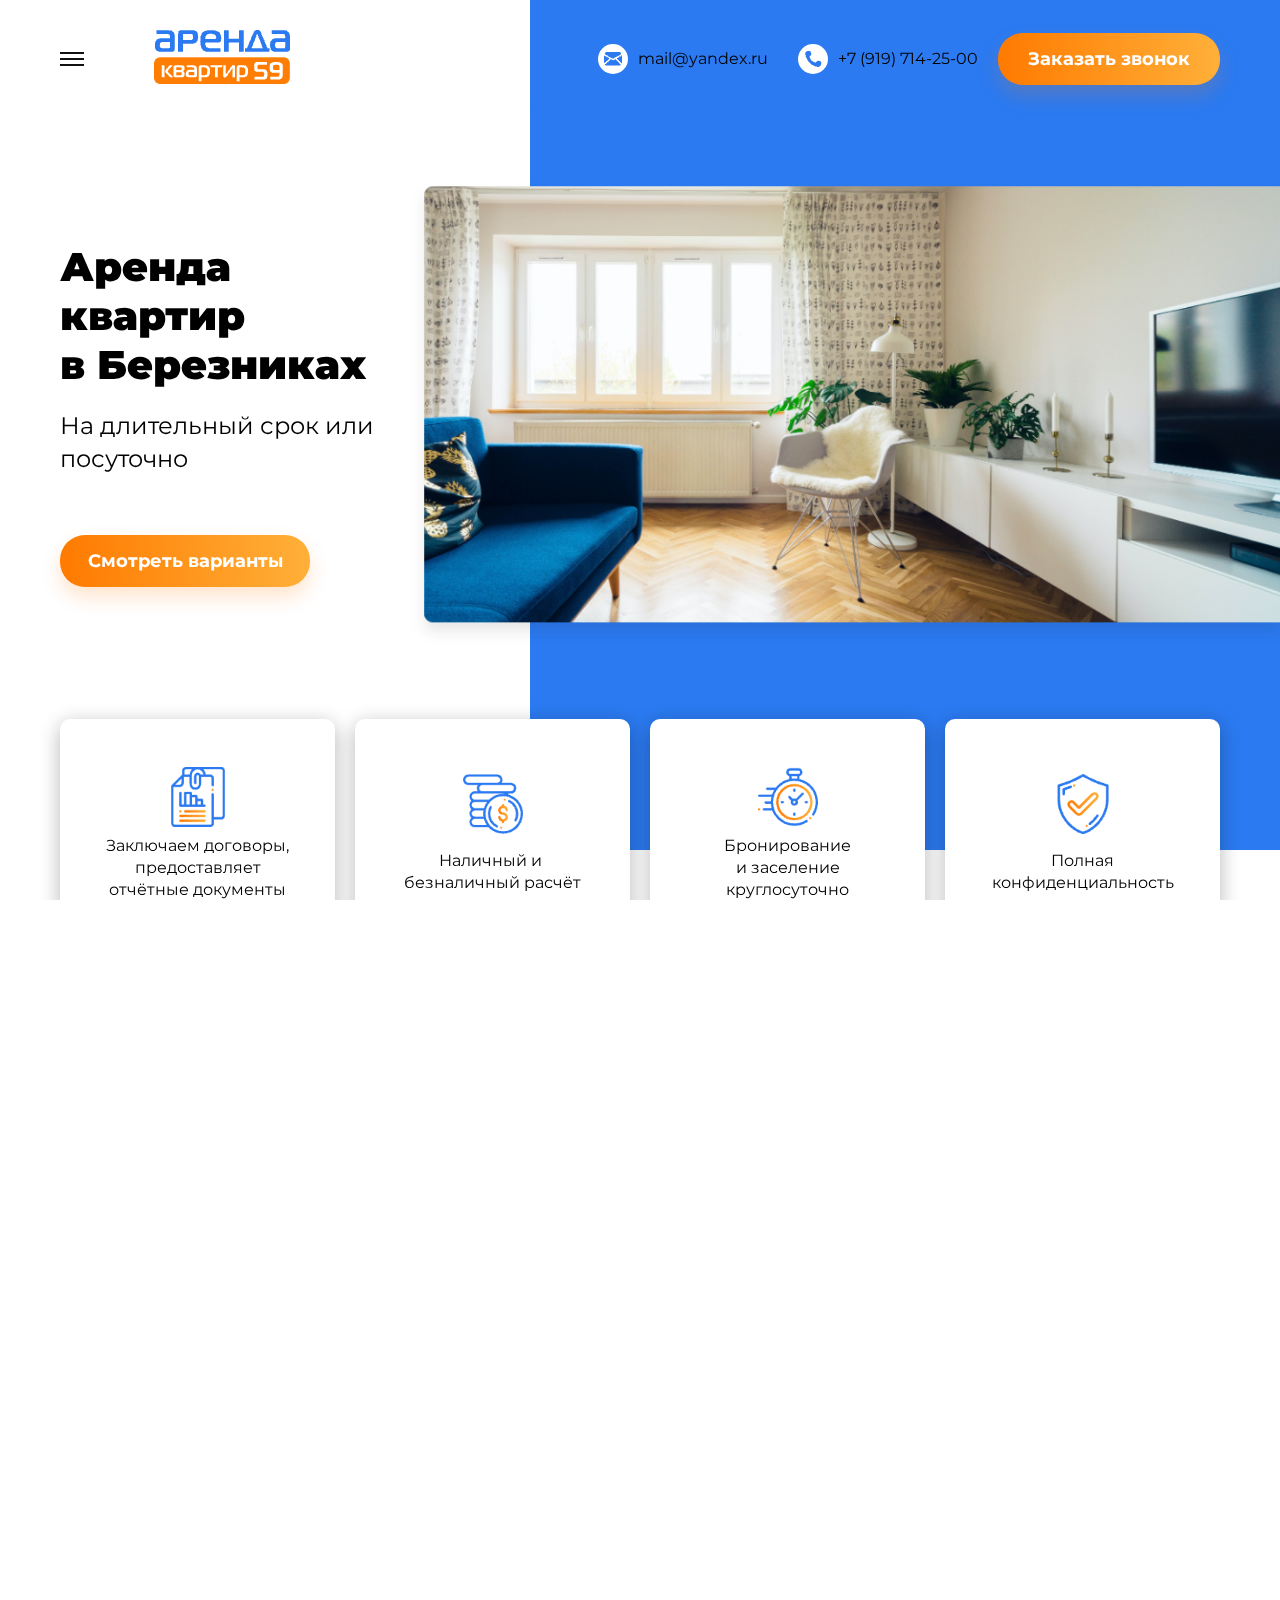
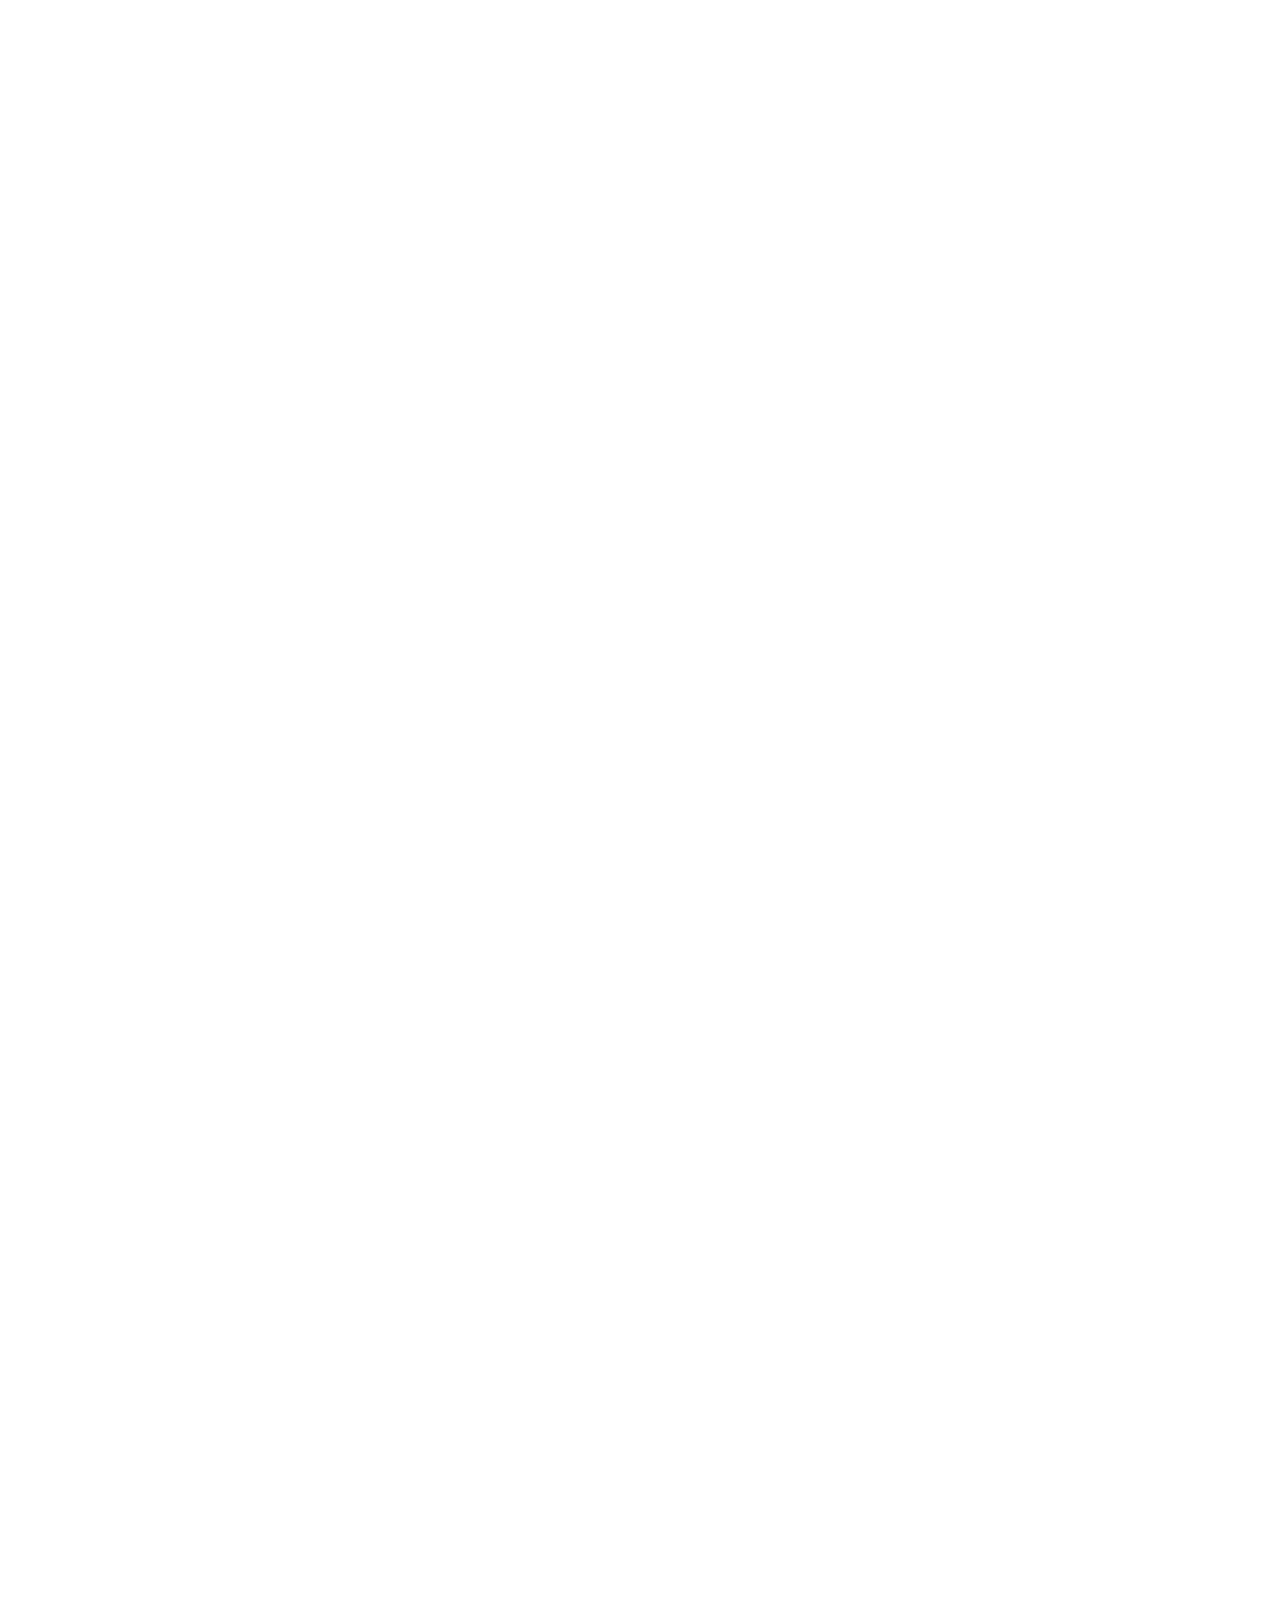
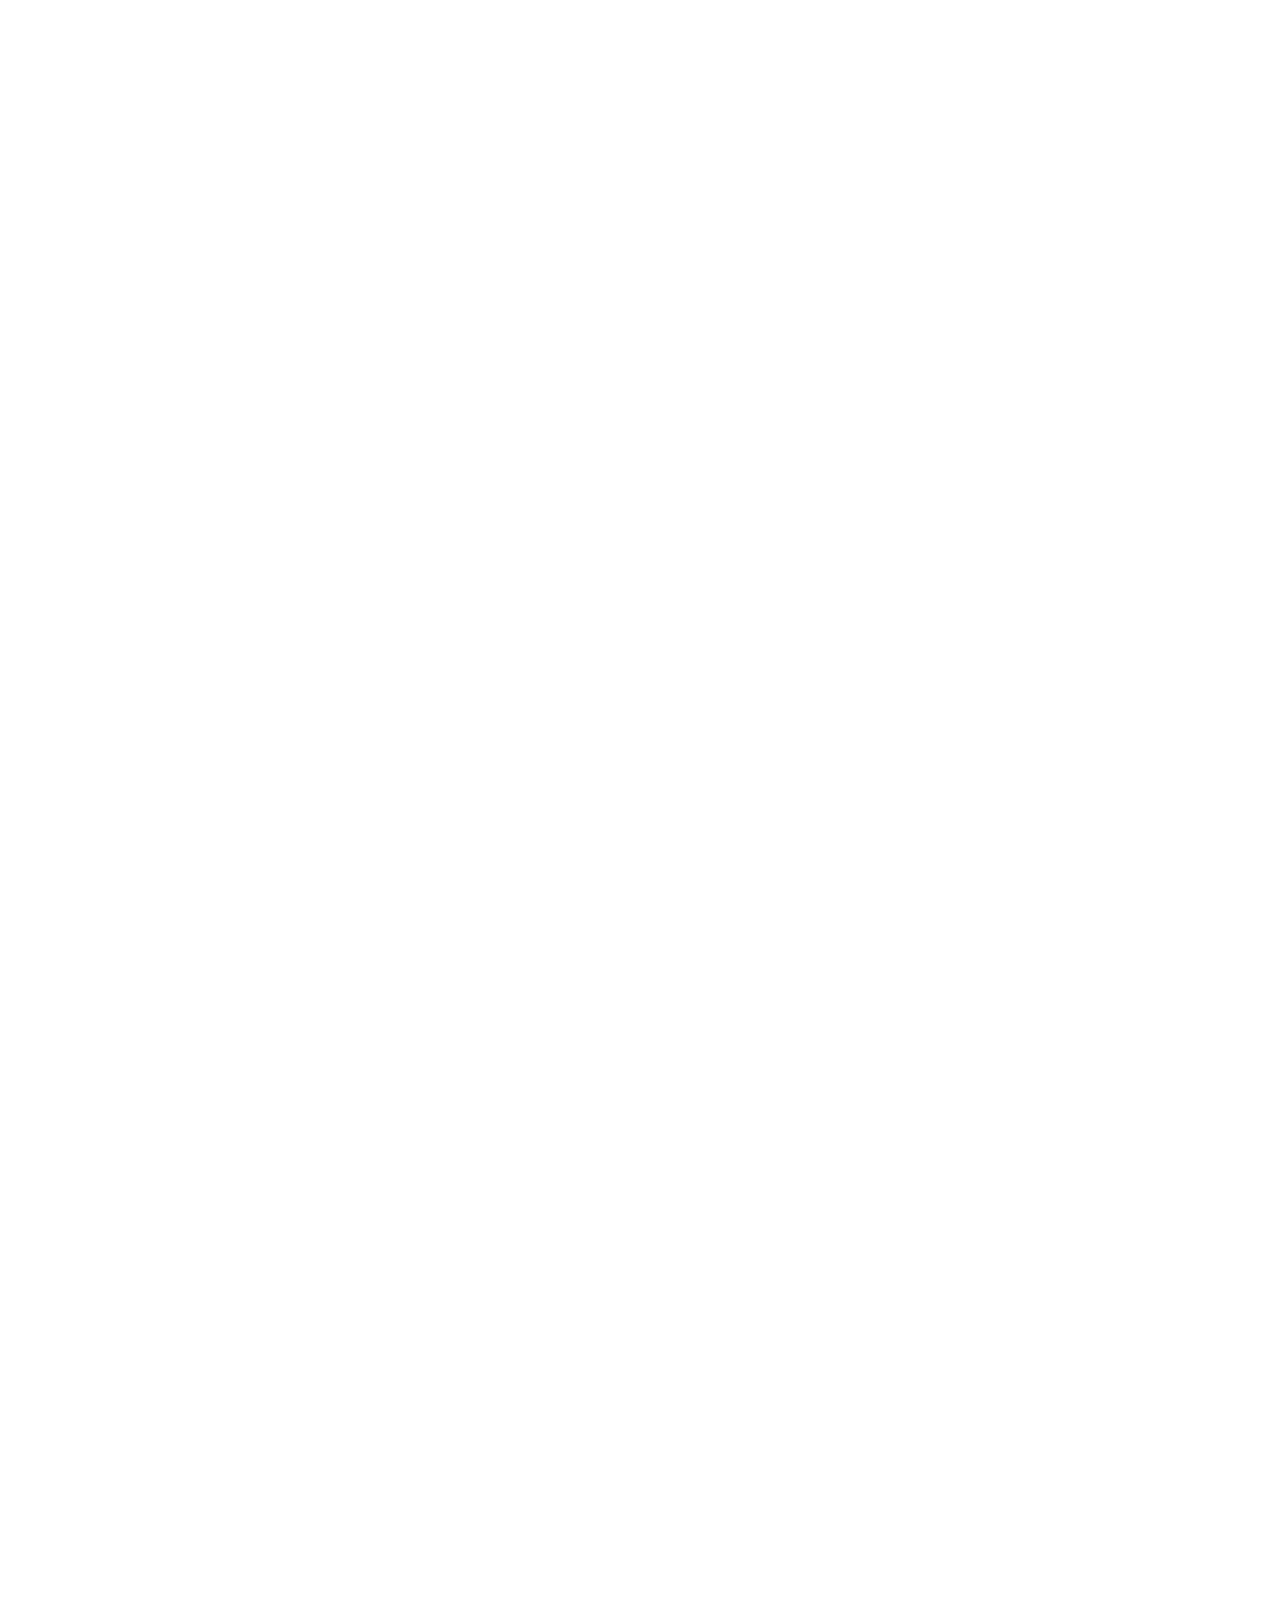
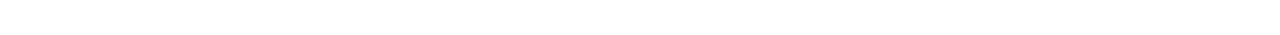
<file: index.html>
<!DOCTYPE html>
<html lang="ru">
<head>
  <meta charset="UTF-8">
  <meta name="viewport" content="width=device-width, initial-scale=1.0">
  <title>Аренда квартир 59</title>
  <link rel="stylesheet" href="./Css/reset.css">
  <link rel="stylesheet" href="./Css/fonts.css">
  <link rel="stylesheet" href="./SCSS/styles.css">
  <link rel="stylesheet" type="text/css" href="./Css/slick.css">
</head>
<body>
  <section class="unshow callback-menu">
    <a href="#" class="callback-menu__exit free">
      <img src="./Data/header/x-black.png" alt="">
    </a>
    <h2 class="callback-title callback">Заказать звонок</h2>
    <h3 class="callback-subtitle">Оставьте заявку и мы свяжемся с Вами в ближайшее время!</h3>
    <form class="callback-form">
      <input required type="text" class="callback__form-name" placeholder="Имя">
      <input required type="tel" class="callback__form-tel" placeholder="Телефон">
      <button type="submit" class="callback__form-btn btn-type1 free">Отправить</button>
    </form>
  </section>
  <header class="header">
    <div class="burger__nav hidden">
      <div class="burger__nav-item" >
        <a href="#" class="burger-open">
          <img src="./Data/header/х.png" alt="">
        </a>
        <a href="./index.html" class="burger__nav-item-content">Главная</a>
        <a href="./aparts.html" class="burger__nav-item-content">Квартиры</a>
        <a href="#contact" class="burger__nav-item-content">Контакты</a>
        <a href="#about" class="burger__nav-item-content">О нас</a>
      </div>
    </div>
      <div class="container">
        <div class="header__nav">
          <div class="header__links">
            <a href="#" class="header__burger">
              <div href="#" class="burger-icon">
                <span class="burger-part"></span>
                <span class="burger-part"></span>
                <span class="burger-part"></span>
              </div>
            </a>
            <a href="#" class="header__nav-logo">
              <img src="./Data/logos/main-logo.png" alt="Logo">
            </a>
          </div>
          <ul class="header__nav__items">
            <li class="header__nav-item">
              <a href="./index.html" class="ah header__nav-item-content">
                Главная
              </a>
              <a href="./aparts.html" class="ah header__nav-item-content">
                Квартиры
              </a>
              <a href="#contact" class="ah header__nav-item-content">
                Контакты
              </a>
              <a href="#about" class="ah header__nav-item-content">
                О нас
              </a>
            </li>
          </ul>
          <div class="header__contacts">
            <span class="header__contact__item">
              <a href="mailto:mail@yandex.ru" class="header__contact-mail">
                <img src="./Data/header/email.png"  alt="">
                <span class="header__contact-text">mail@yandex.ru</span>
              </a>
            </span>
            <span class="header__contact__item">
              <a href="tel:+79197142500" class="header__contact-tel">
                <img src="./Data/header/Phone_Icon.png" alt="">
                <span class="header__contact-text">+7 (919) 714-25-00</span>
              </a>
            </span>
            <button type="button" class="header__contact__btn btn-type1 callback">Заказать звонок</button>
          </div>
          <div class="header__bg"></div>
        </div>
      </div>
  </header>
  <main class="main">
    <section class="main-section">
      <div class="main-top">
        <div class="main__left">
          <h1 class="main__h1">Аренда квартир в Березниках</h1>
          <h2 class="main__h2">На длительный срок
            или посуточно</h2>
          <a href="./aparts.html" class="main__btn btn-type1">Смотреть варианты</a>
        </div>
        <div class="main__right">
          <img src="./Data/main-page/img-main.png" alt="">
        </div>
        <div class="main__bg"></div>
      </div>
      <div class="container">
        <div class="main__grid">
          <div class="main__grid__item">
            <img src="./Data/main-page/Документы.png" alt="">
            <p class="main__grid__item__text">Заключаем договоры, предоставляет отчётные документы</p>
          </div>
          <div class="main__grid__item">
            <img src="./Data/main-page/Деньги.png" alt="">
            <p class="main__grid__item__text">Наличный и 
              безналичный расчёт</p>
          </div>
          <div class="main__grid__item">
            <img src="./Data/main-page/Время.png" alt="">
            <p class="main__grid__item__text">Бронирование и заселение круглосуточно</p>
          </div>
          <div class="main__grid__item">
            <img src="./Data/main-page/Безопасность.png" alt="">
            <p class="main__grid__item__text">Полная 
              конфиденциальность</p>
          </div>
        </div>
      </div>
    </section>
    <section class="ourApart" id="apart">
      <div class="container">
        <h2 class="OA__name">Наши квартиры</h2>
        <div class="OA__container">
          <div class="OA__container-row1">
            <div class="OA__container__item">
              <img src="./Data/our-apart/1.png" alt="">
              <h2 class="OA__container__item-title">Однокомнатная квартира</h2>
              <h3 class="OA__container__item-price">Сутки: <strong>1 500 ₽</strong>
              </h3>
              <h3 class="OA__container__item-adress">
                <img src="./Data/our-apart/Vector-icon.png" alt="">
                Березники, ул. Юбилейная 108
              </h3>
              <button class="OA__container__item-btn btn-type1">Подробнее</button>
            </div>
            <div class="OA__container__item">
              <img src="./Data/our-apart/2.png" alt="">
              <h2 class="OA__container__item-title">Трёхкомнатная квартира</h2>
              <h3 class="OA__container__item-price">Сутки: <strong>1 300 ₽</strong>
              </h3>
              <h3 class="OA__container__item-adress">
                <img src="./Data/our-apart/Vector-icon.png" alt="">
                Березники, ул. Гагарина 89
              </h3>
              <button class="OA__container__item-btn btn-type1">Подробнее</button>
            </div>
          </div>
          <div class="OA__container-row2">
            <div class="OA__container__item2">
              <img src="./Data/our-apart/3.png" alt="">
              <h2 class="OA__container__item-title">Двухкомнатная квартира</h2>
              <h3 class="OA__container__item-price">Сутки: <strong>1 700 ₽</strong>
              </h3>
              <h3 class="OA__container__item-adress">
                <img src="./Data/our-apart/Vector-icon.png" alt="">
                Березники, ул. Власова 14
              </h3>
              <button class="OA__container__item-btn btn-type1">Подробнее</button>
            </div>
            <div class="OA__container__item2">
              <img src="./Data/our-apart/4.png" alt="">
              <h2 class="OA__container__item-title">Двухкомнатная квартира</h2>
              <h3 class="OA__container__item-price">Сутки: <strong>1 700 ₽</strong>
              </h3>
              <h3 class="OA__container__item-adress">
                <img src="./Data/our-apart/Vector-icon.png" alt="">
                Березники, ул. Власова 14
              </h3>
              <button class="OA__container__item-btn btn-type1">Подробнее</button>
            </div>
          </div>
          <div class="OA__container-row__hidden">
            <div class="OA__container-row__item">
              <img src="./Data/our-apart/1.png" alt="">
              <h3 class="OA__container-row__item__title">1 комната</h3>
              <h4 class="OA__container-row__item__price">Сутки: <strong>1 500 ₽</strong></h4>
              <button class="OA__container-row_btn btn-type1" style="font-size: 10px; font-weight: 600;line-height: 12px;">Подробней</button>
            </div>
            <div class="OA__container-row__item">
              <img src="./Data/our-apart/2.png" alt="">
              <h3 class="OA__container-row__item__title">3 комнаты</h3>
              <h4 class="OA__container-row__item__price">Сутки: <strong>1 300 ₽</strong></h4>
              <button class="OA__container-row_btn btn-type1" style="font-size: 10px; font-weight: 600;line-height: 12px;">Подробней</button>
            </div>
            <div class="OA__container-row__item">
              <img src="./Data/our-apart/3.png" alt="">
              <h3 class="OA__container-row__item__title">2 комнаты</h3>
              <h4 class="OA__container-row__item__price">Сутки: <strong>1 700 ₽</strong></h4>
              <button class="OA__container-row_btn btn-type1" style="font-size: 10px; font-weight: 600;line-height: 12px;">Подробней</button>
            </div>
            <div class="OA__container-row__item">
              <img src="./Data/our-apart/4.png" alt="">
              <h3 class="OA__container-row__item__title">5 комнат</h3>
              <h4 class="OA__container-row__item__price">Сутки: <strong>4 100 ₽</strong></h4>
              <button class="OA__container-row_btn btn-type1" style="font-size: 10px; font-weight: 600;line-height: 12px;">Подробней</button>
            </div>
          </div>
          <div class="OA__container__inner">
            <a href="./aparts.html" class="OA_btn btn-type1">Смотреть все квартиры</a>
          </div>
        </div>
      </div>
    </section>
  </main>
  <footer class="footer">
    <div class="container">
      <section class="about" id="about">
        <h3 class="about__title">О нас</h3>
        <div class="about__main">
          <h3 class="about__subtitle">Сегодня «Домашняя гостиница» — одна из крупнейших в Пермском крае гостиничных сетей, динамично расширяющая географический охват и повышающая качество сервиса.</h3>
          <div class="about__main__cards">
            <div class="about__main__card">
              <img src="./Data/about/deal1.png" alt="">
              <div class="about__main__card-container">
                <h2 class="about__main__card-number">40+</h2>
                <h3 class="about__main__card-text">Клиентов</h3>
              </div>
            </div>
            <div class="about__main__card">
              <img src="./Data/about/review2.png" alt="">
              <div class="about__main__card-container">
                <h2 class="about__main__card-number">100+</h2>
                <h3 class="about__main__card-text">Отзывов</h3>
              </div>
            </div>
            <div class="about__main__card">
              <img src="./Data/about/home1.png" alt="">
              <div class="about__main__card-container">
                <h2 class="about__main__card-number">9</h2>
                <h3 class="about__main__card-text">Квартир</h3>
              </div>
            </div>
          </div>
        </div>
        <div class="about__shadow"></div>
      </section>
      <section class="contacts" id="contact">
        <div class="contacts__main">
          <h2 class="contacts__title">Контакты</h2>
          <div class="contacts__adress">
            <div class="contacts__adress__item">
              <img src="./Data/contacts/1.png" alt="">
              <h3 class="contacts__adress__text">Пермский край, город Березники</h3>
            </div>
            <div class="contacts__adress__item">
              <img src="./Data/contacts/Mail.png" alt="">
              <a href="mailto:mail@yandex.ru" class="contacts__adress__text">mail@yandex.ru</a>
            </div>
            <div class="contacts__adress__item">
              <img src="./Data/contacts/Phone.png" alt="">
              <a href="tel:79197142500" class="contacts__adress__text">+7 (919) 714-25-00</a>
            </div>
          </div>
          <div class="contacts__links">
            <div class="contacts__link__item">
              <a href="#" class="contacts__link__item-main">
                <img src="./Data/contacts/instagramm.png" alt="">
                <span>arendakvartir59</span>
              </a>
              <button class="contacts__link__btn btn-type1">Подписаться</button>
            </div>
            <div class="contacts__link__item">
              <a href="#" class="contacts__link__item-main">
                <img src="./Data/contacts/vk.png" alt="">
                <span>arendakvartir59</span>
              </a>
              <button class="contacts__link__btn btn-type1">Подписаться</button>
            </div>
            <button class="contacts__link__btn__hidden btn-type1">Подписаться</button>
          </div>
        </div>
        <div class="contacts__map">
          <div style="position:relative;overflow:hidden;">
            <a href="https://yandex.ru/maps/20237/berezniki/?utm_medium=mapframe&utm_source=maps" style="color:#eee;font-size:12px;position:absolute;top:0px;">Березники</a>
            <a href="https://yandex.ru/maps/20237/berezniki/?ll=56.806719%2C59.407025&utm_medium=mapframe&utm_source=maps&z=14" style="color:#eee;font-size:12px;position:absolute;top:14px;">Березники — Яндекс Карты</a>
            <iframe class="map" src="https://yandex.ru/map-widget/v1/?ll=56.806719%2C59.407025&z=14" frameborder="1" allowfullscreen="true" style="position:relative;"></iframe>
          </div>
        </div>
      </section>
    </div>
    <section class="reviews">
      <div class="reviews__decore">
        <img src="./Data/reviews/“.png" alt="">
      </div>
      <div class="container">
        <h2 class="reviews__title">Отзывы клиентов</h2>
        <div class="reviews__inner">
          <a href="#" class="review__arrow left">
            <img src="./Data/reviews/clicker-left.png" alt="">
          </a>
          <div class="reviews__slider">
            <div class="reviews__slide">
              <div class="reviews__slide__container">
                <h3 class="reviews__slide__title">Уютная квартира</h3>
                <h4 class="reviews__slide__subtitle">Первый раз отдыхали в Березниках, времени было мало соответственно жильё искали заранее. Залог вносили с опасением, и очень рады что они были напрасными. Всё супер. Нам понравилось!</h4>
                <div class="reviews__slide__about">
                  <h4 class="reviews__slide__author">Екатерина Трушникова</h4>
                  <h5 class="reviews__slide__adress">г. Пермь</h5>
                </div>
                <h4 class="reviews__slide__data">2 января 2021</h4>
                <div class="reviews__slide__marks">
                  <img src="./Data/reviews/Star.png" alt="">
                  <img src="./Data/reviews/Star.png" alt="">
                  <img src="./Data/reviews/Star.png" alt="">
                  <img src="./Data/reviews/Star.png" alt="">
                  <img src="./Data/reviews/Star.png" alt="">
                </div>
              </div>
            </div>
            <div class="reviews__slide">
              <div class="reviews__slide__container">
                <h3 class="reviews__slide__title">Клёвый вид на город</h3>
                <h4 class="reviews__slide__subtitle">Хочу поблагодарить за квартиру на ул. Юбилейной, д. 108. Удобное месторасположение, совсем рядом с центром. Квартира уютная, соседей не слышно, мы прекрасно отдохнули. Все что нужно для приготовления еды есть.</h4>
                <div class="reviews__slide__about">
                  <h4 class="reviews__slide__author">Иван Огородников</h4>
                  <h5 class="reviews__slide__adress">г. Краснокамск</h5>
                </div>
                <h4 class="reviews__slide__data">15 сентября 2019</h4>
                <div class="reviews__slide__marks">
                  <img src="./Data/reviews/Star.png" alt="">
                  <img src="./Data/reviews/Star.png" alt="">
                  <img src="./Data/reviews/Star.png" alt="">
                  <img src="./Data/reviews/Star.png" alt="">
                </div>
              </div>
            </div>
            <div class="reviews__slide">
              <div class="reviews__slide__container">
                <h3 class="reviews__slide__title">Уютная квартира</h3>
                <h4 class="reviews__slide__subtitle">Первый раз отдыхали в Березниках, времени было мало соответственно жильё искали заранее. Залог вносили с опасением, и очень рады что они были напрасными. Всё супер. Нам понравилось!</h4>
                <div class="reviews__slide__about">
                  <h4 class="reviews__slide__author">Екатерина Трушникова</h4>
                  <h5 class="reviews__slide__adress">г. Пермь</h5>
                </div>
                <h4 class="reviews__slide__data">2 января 2021</h4>
                <div class="reviews__slide__marks">
                  <img src="./Data/reviews/Star.png" alt="">
                  <img src="./Data/reviews/Star.png" alt="">
                  <img src="./Data/reviews/Star.png" alt="">
                  <img src="./Data/reviews/Star.png" alt="">
                  <img src="./Data/reviews/Star.png" alt="">
                </div>
              </div>
            </div>
            <div class="reviews__slide">
              <div class="reviews__slide__container">
                <h3 class="reviews__slide__title">Клёвый вид на город</h3>
                <h4 class="reviews__slide__subtitle">Хочу поблагодарить за квартиру на ул. Юбилейной, д. 108. Удобное месторасположение, совсем рядом с центром. Квартира уютная, соседей не слышно, мы прекрасно отдохнули. Все что нужно для приготовления еды есть.</h4>
                <div class="reviews__slide__about">
                  <h4 class="reviews__slide__author">Иван Огородников</h4>
                  <h5 class="reviews__slide__adress">г. Краснокамск</h5>
                </div>
                <h4 class="reviews__slide__data">15 сентября 2019</h4>
                <div class="reviews__slide__marks">
                  <img src="./Data/reviews/Star.png" alt="">
                  <img src="./Data/reviews/Star.png" alt="">
                  <img src="./Data/reviews/Star.png" alt="">
                  <img src="./Data/reviews/Star.png" alt="">
                </div>
              </div>
            </div>
          </div>
          <a href="#" class="review__arrow right">
            <img src="./Data/reviews/clicker-right.png" alt="">
          </a>
          <div class="review__dots"></div>
        </div>
      </div>
    </section>
    <section class="form">
      <div class="container">
        <div class="form-inner">
          <div class="form__left">
            <form class="form__form">
              <h3 class="form__form-text">Напишите нам</h3>
              <input required type="text" class="form__form-name" placeholder="Имя">
              <input required type="text" class="form__form-email" placeholder="Email">
              <textarea required class="form__form-message" placeholder="Ваше сообщение" name="" id="" cols="30" rows="10"></textarea>
              <button type="submit" class="form__form-btn btn-type1">Отправить</button>
            </form>
          </div>
          <div class="form-right">
            <div class="form-right-decor">
              <img src="./Data/footer/kavichki.png" alt="">
            </div>
            <h3 class="form-right-text">Дорогой гость, если у тебя есть какие-то пожелания или притензии по улучшению качества обслуживания или просто хочешь оставить свой комментарий, то заполни форму. Мы обязательно ответим тебе, или опубликуем его на нашем сайте.</h3>
            <h4 class="form-right-author">Татьяна Вячеславовна</h4>
            <h5 class="form-right-job">Директор гостиницы</h5>
          </div>
        </div>
      </div>
    </section>
    <section class="footer-footer">
      <div class="footer__bg">
        <img src="./Data/footer/img-main.png" alt="">
      </div>
      <div class="container-2">
        <div class="footer-top">
            <div class="footer-top__container">
              <div class="footer__logo">
                <a href="./index.html"><img src="./Data/logos/main-logo.png" alt=""></a>
              </div>
              <div class="footer__menu">
            </div>
              <a href="./index.html" class="ah footer__menu__item">Главная</a>
              <a href="#apart" class="ah footer__menu__item">Квартиры</a>
              <a href="#contact" class="ah footer__menu__item">Контакты</a>
              <a href="#about" class="ah footer__menu__item">О нас</a>
              <div class="footer__menu__links">
                <a class="footer__menu__link link-mail" href="mailto:mail@yandex.ru">
                  <img src="./Data/footer/Icon-mail.png" alt="">
                  <span>mail@yandex.ru</span>
                </a>
                <a href="tel:79197142500" class="footer__menu__link">
                  <img src="./Data/footer/Icon-phone.png" alt="">
                  <span>+7 (919) 714-25-00</span>
                </a>
                <a href="#" class="footer__menu__link">
                  <img src="./Data/footer/telegramm.png" alt="">
                </a>
                <a href="#" class="footer__menu__link">
                  <img src="./Data/footer/facebook.png" alt="">
                </a>
                <a href="#" class="footer__menu__link">
                  <img src="./Data/footer/vk.png" alt="">
                </a>
                <a href="#" class="footer__menu__link">
                  <img src="./Data/footer/instagramm.png" alt="">
                </a>
              </div>
          </div>
        </div>
        <div class="footer-btm">
          <div class="container">
            <div class="footer__btm__container">
              <a href="#" class="footer-btm__copy">© Copyright 2021, «Домашняя гостиница»</a>
              <a href="#" class="footer-btm-license">Пользовательское соглашение</a>
            </div>
          </div>
        </div>
      </div>
    </section>
    <section class="footer__media">
      <div class="container footer-helper">
        <div class="footer__media__inner">
          <div class="footer__media-logo">
            <img src="./Data/logos/main-logo.png" alt="">
          </div>
          <div class="footer__media-links">
            <a href="#"><img src="./Data/footer/telegramm1.png" alt=""></a>
            <a href="#"><img src="./Data/footer/facebook1.png" alt=""></a>
            <a href="#"><img src="./Data/footer/vk1.png" alt=""></a>
            <a href="#"><img src="./Data/footer/instagramm1.png" alt=""></a>
          </div>
        </div>
      </div>
    </section>
  </footer>
  <script src="https://ajax.googleapis.com/ajax/libs/jquery/3.6.0/jquery.min.js"></script>
  <script type="text/javascript" src="./JS/slick.min.js"></script>
  <script src="./JS/main.js"></script>
</body>
</html>
</file>
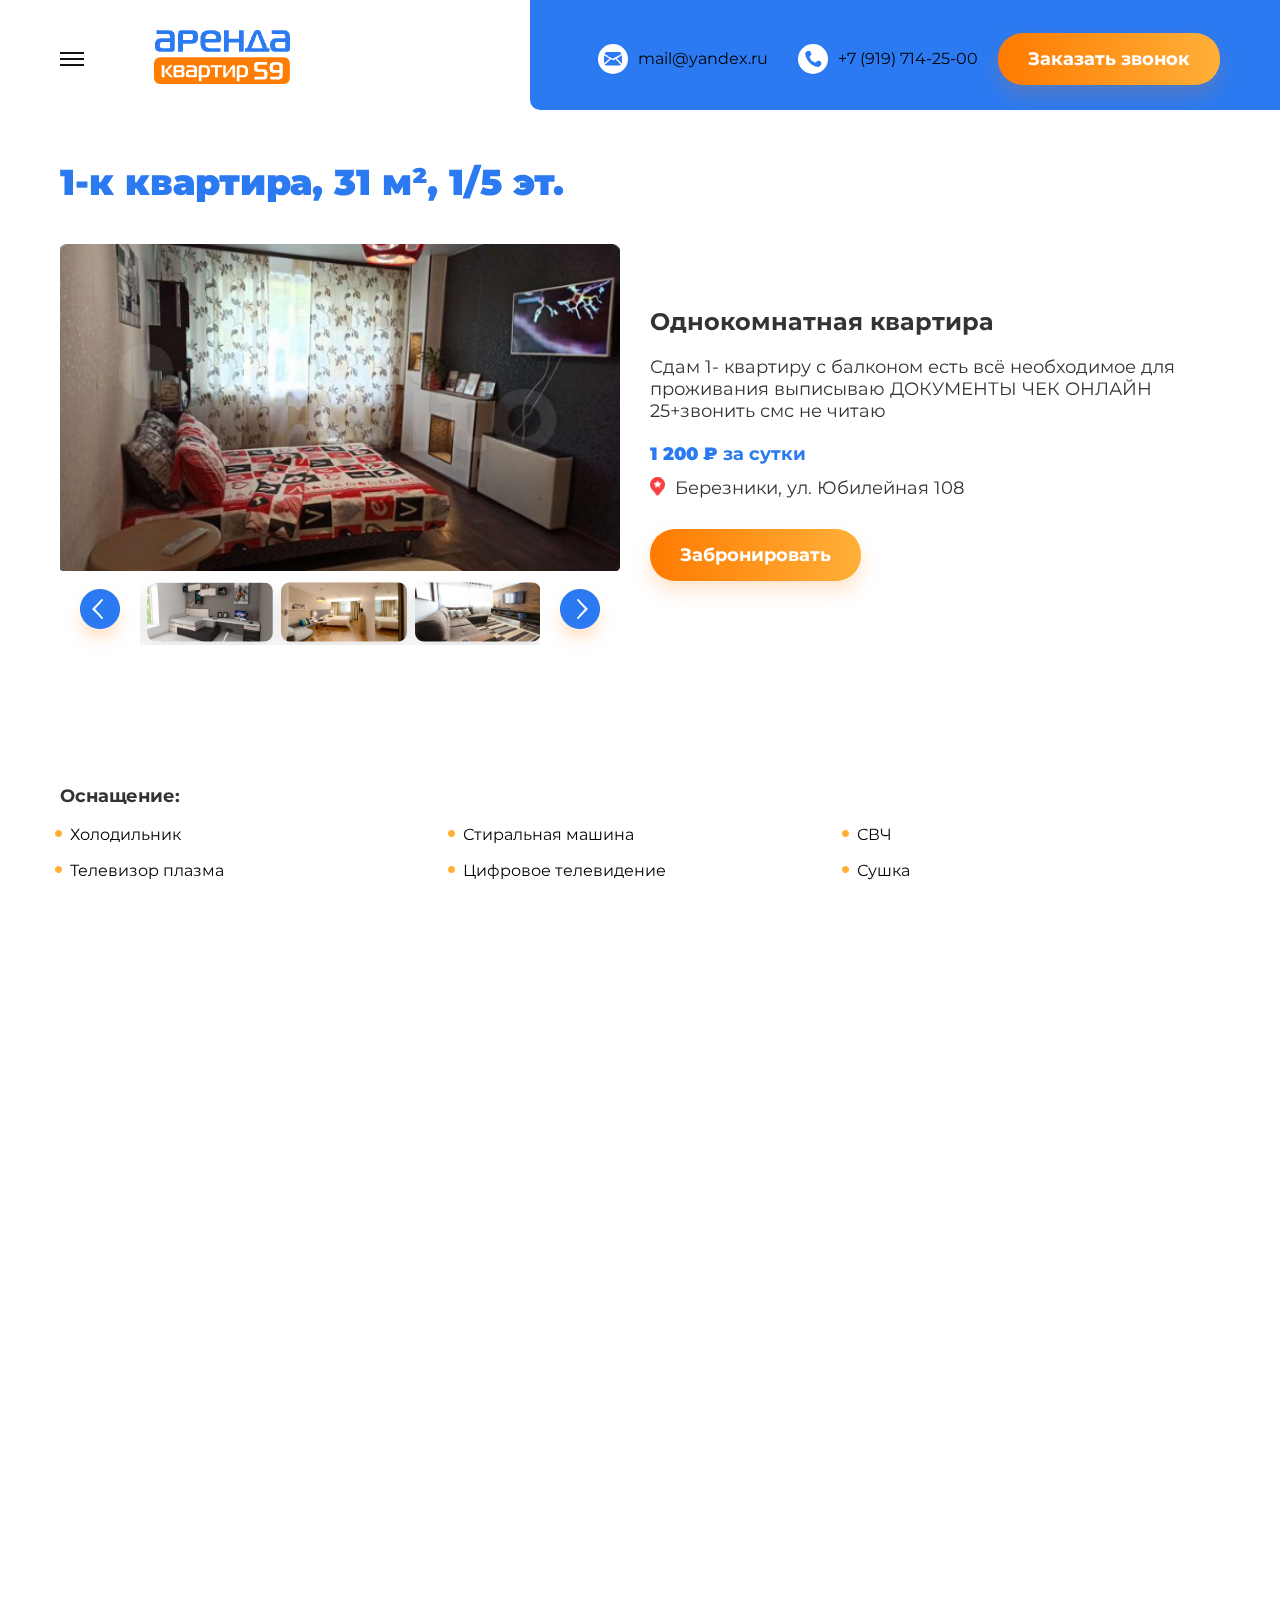
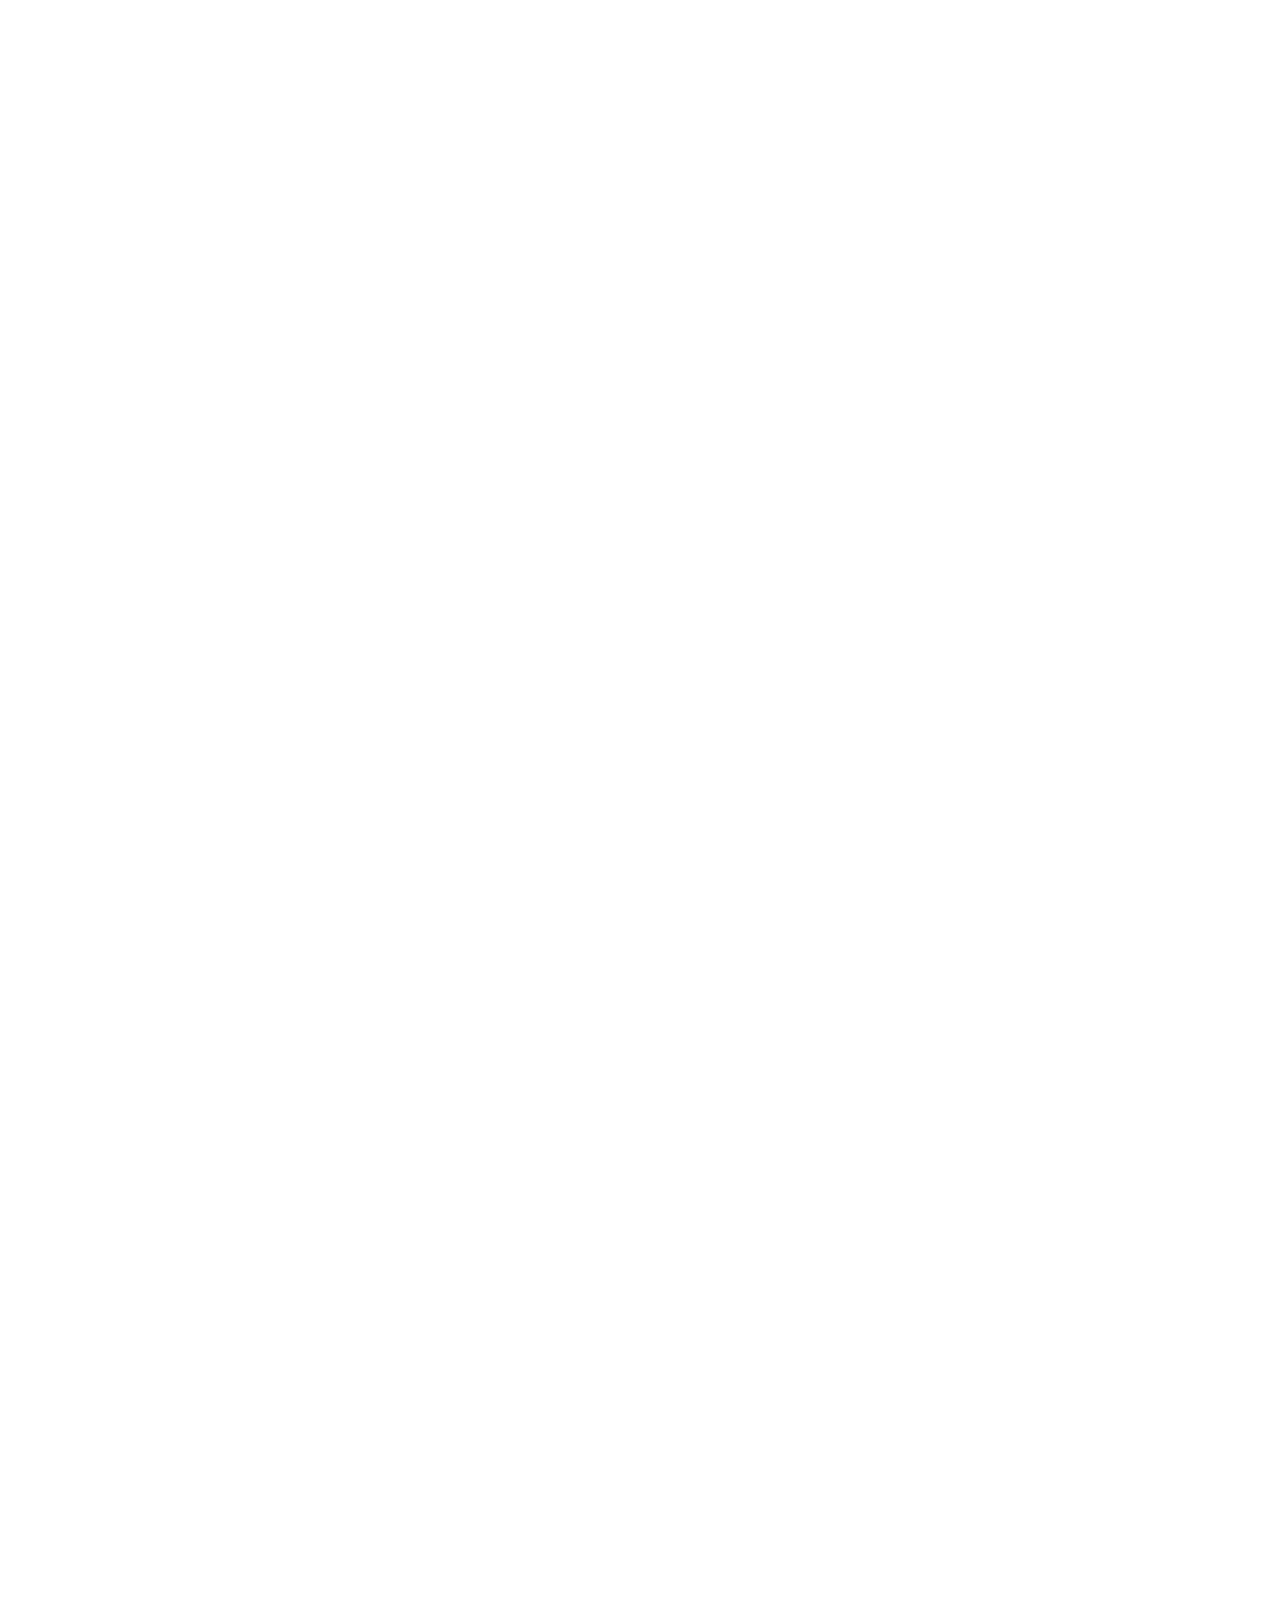
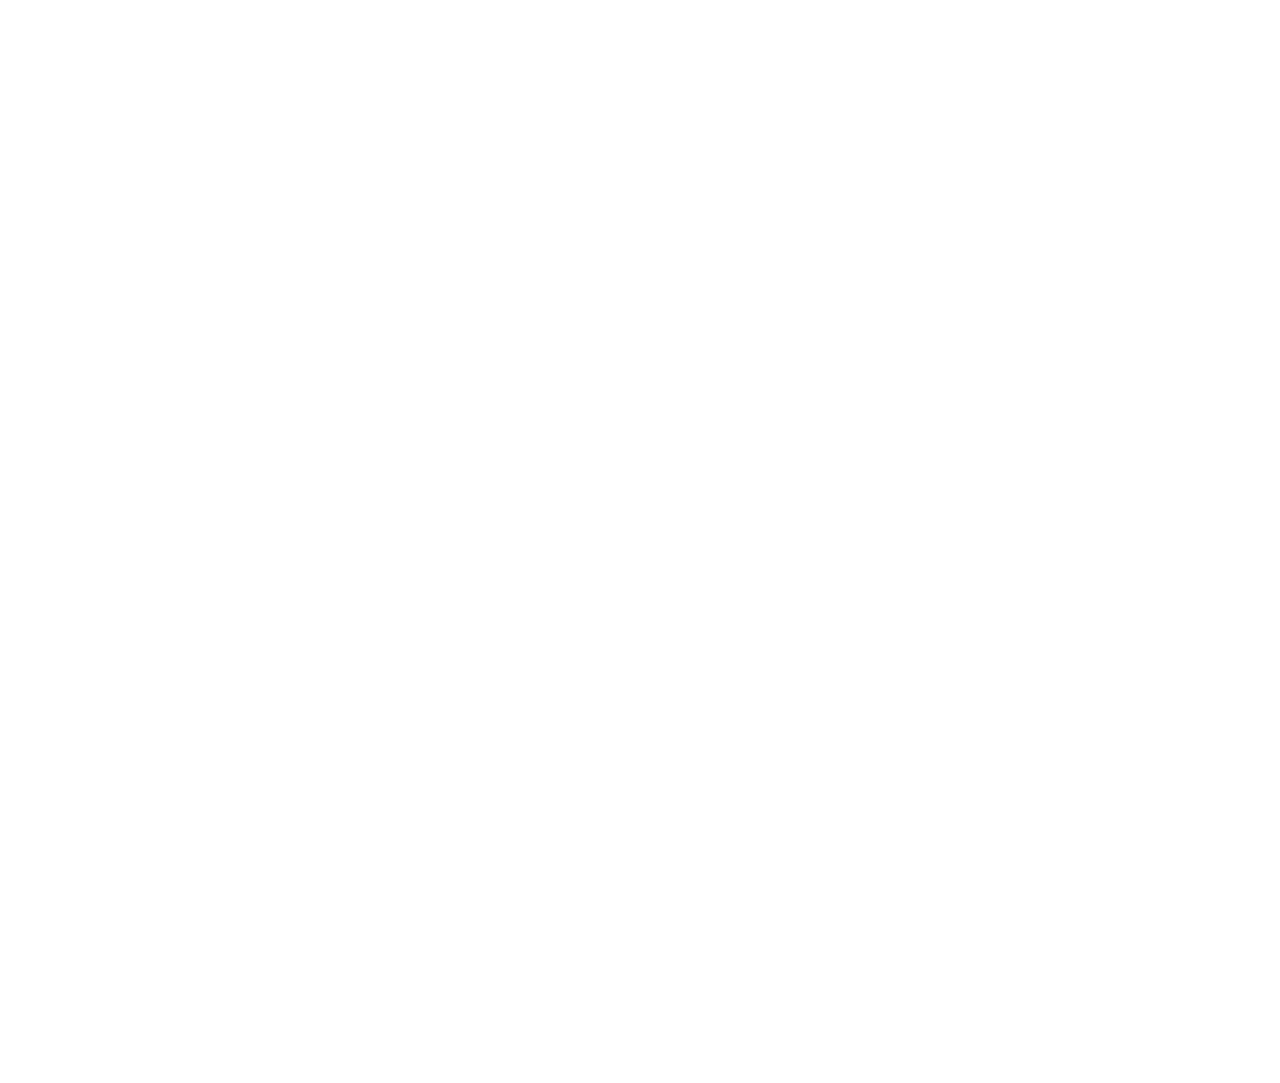
<file: apart.html>
<!DOCTYPE html>
<html lang="ru">
<head>
  <meta charset="UTF-8">
  <meta name="viewport" content="width=device-width, initial-scale=1.0">
  <title>Аренда квартир 59</title>
  <link rel="stylesheet" href="./Css/reset.css">
  <link rel="stylesheet" href="./Css/fonts.css">
  <link rel="stylesheet" href="./SCSS/apartment/style.css">
  <link rel="stylesheet" type="text/css" href="./Css/slick.css">
</head>
<body>
  <section class="unshow callback-menu">
    <a href="#" class="callback-menu__exit free">
      <img src="./Data/header/x-black.png" alt="">
    </a>
    <h2 class="callback-title callback">Заказать звонок</h2>
    <h3 class="callback-subtitle">Оставьте заявку и мы свяжемся с Вами в ближайшее время!</h3>
    <form class="callback-form">
      <input required type="text" class="callback__form-name" placeholder="Имя">
      <input required type="tel" class="callback__form-tel" placeholder="Телефон">
      <button type="submit" class="callback__form-btn btn-type1 free">Отправить</button>
    </form>
  </section>
  <header class="header">
    <div class="burger__nav hidden">
      <div class="burger__nav-item" >
        <a href="#" class="burger-open">
          <img src="./Data/header/х.png" alt="">
        </a>
        <a href="./index.html" class="burger__nav-item-content">Главная</a>
        <a href="./aparts.html" class="burger__nav-item-content">Квартиры</a>
        <a href="#contact" class="burger__nav-item-content">Контакты</a>
        <a href="#about" class="burger__nav-item-content">О нас</a>
      </div>
    </div>
      <div class="container">
        <div class="header__nav">
          <div class="header__links">
            <a href="#" class="header__burger">
              <div href="#" class="burger-icon">
                <span class="burger-part"></span>
                <span class="burger-part"></span>
                <span class="burger-part"></span>
              </div>
            </a>
            <a href="./index.html" class="header__nav-logo">
              <img src="./Data/logos/main-logo.png" alt="Logo">
            </a>
          </div>
          <ul class="header__nav__items">
            <li class="header__nav-item">
              <a href="./index.html" class="ah header__nav-item-content">
                Главная
              </a>
              <a href="./aparts.html" class="ah header__nav-item-content">
                Квартиры
              </a>
              <a href="#contact" class="ah header__nav-item-content">
                Контакты
              </a>
              <a href="#about" class="ah header__nav-item-content">
                О нас
              </a>
            </li>
          </ul>
          <div class="header__contacts">
            <span class="header__contact__item">
              <a href="mailto:mail@yandex.ru" class="header__contact-mail">
                <img src="./Data/header/email.png"  alt="">
                <span class="header__contact-text">mail@yandex.ru</span>
              </a>
            </span>
            <span class="header__contact__item">
              <a href="tel:+79197142500" class="header__contact-tel">
                <img src="./Data/header/Phone_Icon.png" alt="">
                <span class="header__contact-text">+7 (919) 714-25-00</span>
              </a>
            </span>
            <button type="button" class="header__contact__btn btn-type1 callback">Заказать звонок</button>
          </div>
          <div class="header__bg"></div>
        </div>
      </div>
  </header>
  <main class="main">
    <div class="container">
      <section class="main__inner">
        <h2 class="main__inner__title">1-к квартира, 31 м², 1/5 эт.</h2>
        <div class="main__inner__about">
          <div class="main__inner__about-img">
            <div class="main__inner__img-main">
                <a href="./Data/Apart/1.png"><img src="./Data/Apart/1.png" alt=""></a>
            </div>
            <div class="apart__helper">
              <a href="#" class="apart-arrow-space apart-left">
                <img src="./Data/Apart/arrow-left.png" alt="">
              </a>
              <div class="apart__slider">
                <div class="apart__slide">
                  <a href="./Data/our-apart/1.png">
                    <img class="apart__helper-img" src="./Data/our-apart/1.png" alt="">
                  </a>
                </div>
                <div class="apart__slide">
                  <a href="./Data/our-apart/2.png">
                    <img class="apart__helper-img" src="./Data/our-apart/2.png" alt="">
                  </a>
                </div>
                <div class="apart__slide">
                  <a href="./Data/our-apart/3.png">
                    <img class="apart__helper-img" src="./Data/our-apart/3.png" alt="">
                  </a>
                </div>
                <div class="apart__slide">
                  <a href="./Data/our-apart/4.png">
                    <img class="apart__helper-img" src="./Data/our-apart/4.png" alt="">
                  </a>
                </div>
                <div class="apart__slide">
                  <a href="./Data/our-apart/2.png">
                    <img class="apart__helper-img" src="./Data/our-apart/2.png" alt="">
                  </a>
                </div>
              </div>
              <a href="#" class="apart-arrow-space apart-right">
                <img src="./Data/Apart/arrow-right.png" alt="">
              </a>
            </div>
          </div>
          <div class="main__inner__about-texts">
            <h3 class="main__inner__about-texts-title">Однокомнатная квартира</h3>
            <h4 class="main__inner__about-texts-subtitle">Сдам 1- квартиру с балконом есть всё необходимое для проживания выписываю ДОКУМЕНТЫ ЧЕК ОНЛАЙН 25+звонить смс не читаю</h4>
            <h4 class="main__inner__about-texts-price"><strong>1 200 ₽ </strong>за сутки </h4>
            <div class="main__inner__about-texts__add">
              <img src="./Data/our-apart/Vector-icon.png" style="width: 15px; height: 19px;" alt="">
              <h4 class="main__inner__about-texts-adress">Березники, ул. Юбилейная 108</h4>
            </div>
            <button class="main__inner__about-texts-btn btn-type1">Забронировать</button>
          </div>
        </div>
        <div class="apart__slider2-container">
          <div class="apart__slider2 hidden2">
            <div class="apart__slide2">
              <a class="apart__slide2-a" href="./Data/Apart/1.png">
                <img class="apart2__helper-img" src="./Data/Apart/1.png" alt="">
              </a>
            </div>
            <div class="apart__slide2">
              <a class="apart__slide2-a" href="./Data/our-apart/1.png">
                <img class="apart2__helper-img" src="./Data/our-apart/1.png" alt="">
              </a>
            </div>
            <div class="apart__slide2">
              <a class="apart__slide2-a" href="./Data/our-apart/1.png">
                <img class="apart2__helper-img" src="./Data/our-apart/2.png" alt="">
              </a>
            </div>
            <div class="apart__slide2">
              <a class="apart__slide2-a" href="./Data/our-apart/1.png">
                <img class="apart2__helper-img" src="./Data/our-apart/3.png" alt="">
              </a>
            </div>
            <div class="apart__slide2">
              <a class="apart__slide2-a" href="./Data/our-apart/1.png">
                <img class="apart2__helper-img" src="./Data/our-apart/4.png" alt="">
              </a>
            </div>
          </div>
          <div class="apart__dots hidden2"></div>
        </div>
        <div class="main__inner__about-texts2 hidden2">
          <h3 class="main__inner__about-texts-title">Однокомнатная квартира</h3>
          <h4 class="main__inner__about-texts-subtitle">Сдам 1- квартиру с балконом есть всё необходимое для проживания выписываю ДОКУМЕНТЫ ЧЕК ОНЛАЙН 25+звонить смс не читаю</h4>
          <h4 class="main__inner__about-texts-price"><strong>1 200 ₽ </strong>за сутки </h4>
          <div class="main__inner__about-texts__add">
            <img src="./Data/our-apart/Vector-icon.png" style="width: 15px; height: 19px;" alt="">
            <h4 class="main__inner__about-texts-adress">Березники, ул. Юбилейная 108</h4>
          </div>
          <button class="main__inner__about-texts-btn btn-type1">Забронировать</button>
        </div>
      </section>
      <section class="main__plus">
        <h3 class="plus__title">Оснащение:</h3>
        <div class="plus__container">
          <h4 class="plus__container__item">Холодильник</h4>
          <h4 class="plus__container__item">Стиральная машина</h4>
          <h4 class="plus__container__item">СВЧ</h4>
          <h4 class="plus__container__item">Телевизор плазма</h4>
          <h4 class="plus__container__item">Цифровое телевидение</h4>
          <h4 class="plus__container__item">Сушка</h4>
          <h4 class="plus__container__item">Балкон</h4>
          <h4 class="plus__container__item">Домофон</h4>
          <h4 class="plus__container__item">Wi -fi</h4>
          <h4 class="plus__container__item">Вся посуда</h4>
          <h4 class="plus__container__item">Два комплекта полотенец</h4>
          <h4 class="plus__container__item">Всегда качественное постельное белье</h4>
          <h4 class="plus__container__item">Большой, комфортный раздвижной диван</h4>
          <h4 class="plus__container__item">Спальное место 1600х2000 (1 спальное место, размещение до 2-х человек, возможно докомплектация раскладушкой или большим надувным матрацем).</h4>
        </div>
        <div class="plus__withLove">
          <h3 class="plus__withLove__text">Все сделано с любовью для Вас!</h3>
          <a href="./aparts.html" class="plus__withLove-btn btn-type1">Смотреть все квартиры</a>
        </div>
      </section>
    </div>
  </main>
  <footer class="footer">
    <div class="container">
      <section class="about" id="about">
        <h3 class="about__title">О нас</h3>
        <div class="about__main">
          <h3 class="about__subtitle">Сегодня «Домашняя гостиница» — одна из крупнейших в Пермском крае гостиничных сетей, динамично расширяющая географический охват и повышающая качество сервиса.</h3>
          <div class="about__main__cards">
            <div class="about__main__card">
              <img src="./Data/about/deal1.png" alt="">
              <div class="about__main__card-container">
                <h2 class="about__main__card-number">40+</h2>
                <h3 class="about__main__card-text">Клиентов</h3>
              </div>
            </div>
            <div class="about__main__card">
              <img src="./Data/about/review2.png" alt="">
              <div class="about__main__card-container">
                <h2 class="about__main__card-number">100+</h2>
                <h3 class="about__main__card-text">Отзывов</h3>
              </div>
            </div>
            <div class="about__main__card">
              <img src="./Data/about/home1.png" alt="">
              <div class="about__main__card-container">
                <h2 class="about__main__card-number">9</h2>
                <h3 class="about__main__card-text">Квартир</h3>
              </div>
            </div>
          </div>
        </div>
        <div class="about__shadow"></div>
      </section>
      <section class="contacts" id="contact">
        <div class="contacts__main">
          <h2 class="contacts__title">Контакты</h2>
          <div class="contacts__adress">
            <div class="contacts__adress__item">
              <img src="./Data/contacts/1.png" alt="">
              <h3 class="contacts__adress__text">Пермский край, город Березники</h3>
            </div>
            <div class="contacts__adress__item">
              <img src="./Data/contacts/Mail.png" alt="">
              <a href="mailto:mail@yandex.ru" class="contacts__adress__text">mail@yandex.ru</a>
            </div>
            <div class="contacts__adress__item">
              <img src="./Data/contacts/Phone.png" alt="">
              <a href="tel:79197142500" class="contacts__adress__text">+7 (919) 714-25-00</a>
            </div>
          </div>
          <div class="contacts__links">
            <div class="contacts__link__item">
              <a href="#" class="contacts__link__item-main">
                <img src="./Data/contacts/instagramm.png" alt="">
                <span>arendakvartir59</span>
              </a>
              <button class="contacts__link__btn btn-type1">Подписаться</button>
            </div>
            <div class="contacts__link__item">
              <a href="#" class="contacts__link__item-main">
                <img src="./Data/contacts/vk.png" alt="">
                <span>arendakvartir59</span>
              </a>
              <button class="contacts__link__btn btn-type1">Подписаться</button>
            </div>
            <button class="contacts__link__btn__hidden btn-type1">Подписаться</button>
          </div>
        </div>
        <div class="contacts__map">
          <div style="position:relative;overflow:hidden;">
            <a href="https://yandex.ru/maps/20237/berezniki/?utm_medium=mapframe&utm_source=maps" style="color:#eee;font-size:12px;position:absolute;top:0px;">Березники</a>
            <a href="https://yandex.ru/maps/20237/berezniki/?ll=56.806719%2C59.407025&utm_medium=mapframe&utm_source=maps&z=14" style="color:#eee;font-size:12px;position:absolute;top:14px;">Березники — Яндекс Карты</a>
            <iframe class="map" src="https://yandex.ru/map-widget/v1/?ll=56.806719%2C59.407025&z=14" frameborder="1" allowfullscreen="true" style="position:relative;"></iframe>
          </div>
        </div>
      </section>
    </div>
    <section class="reviews">
      <div class="reviews__decore">
        <img src="./Data/reviews/“.png" alt="">
      </div>
      <div class="container">
        <h2 class="reviews__title">Отзывы клиентов</h2>
        <div class="reviews__inner">
          <a href="#" class="review__arrow left">
            <img src="./Data/reviews/clicker-left.png" alt="">
          </a>
          <div class="reviews__slider">
            <div class="reviews__slide">
              <div class="reviews__slide__container">
                <h3 class="reviews__slide__title">Уютная квартира</h3>
                <h4 class="reviews__slide__subtitle">Первый раз отдыхали в Березниках, времени было мало соответственно жильё искали заранее. Залог вносили с опасением, и очень рады что они были напрасными. Всё супер. Нам понравилось!</h4>
                <div class="reviews__slide__about">
                  <h4 class="reviews__slide__author">Екатерина Трушникова</h4>
                  <h5 class="reviews__slide__adress">г. Пермь</h5>
                </div>
                <h4 class="reviews__slide__data">2 января 2021</h4>
                <div class="reviews__slide__marks">
                  <img src="./Data/reviews/Star.png" alt="">
                  <img src="./Data/reviews/Star.png" alt="">
                  <img src="./Data/reviews/Star.png" alt="">
                  <img src="./Data/reviews/Star.png" alt="">
                  <img src="./Data/reviews/Star.png" alt="">
                </div>
              </div>
            </div>
            <div class="reviews__slide">
              <div class="reviews__slide__container">
                <h3 class="reviews__slide__title">Клёвый вид на город</h3>
                <h4 class="reviews__slide__subtitle">Хочу поблагодарить за квартиру на ул. Юбилейной, д. 108. Удобное месторасположение, совсем рядом с центром. Квартира уютная, соседей не слышно, мы прекрасно отдохнули. Все что нужно для приготовления еды есть.</h4>
                <div class="reviews__slide__about">
                  <h4 class="reviews__slide__author">Иван Огородников</h4>
                  <h5 class="reviews__slide__adress">г. Краснокамск</h5>
                </div>
                <h4 class="reviews__slide__data">15 сентября 2019</h4>
                <div class="reviews__slide__marks">
                  <img src="./Data/reviews/Star.png" alt="">
                  <img src="./Data/reviews/Star.png" alt="">
                  <img src="./Data/reviews/Star.png" alt="">
                  <img src="./Data/reviews/Star.png" alt="">
                </div>
              </div>
            </div>
            <div class="reviews__slide">
              <div class="reviews__slide__container">
                <h3 class="reviews__slide__title">Уютная квартира</h3>
                <h4 class="reviews__slide__subtitle">Первый раз отдыхали в Березниках, времени было мало соответственно жильё искали заранее. Залог вносили с опасением, и очень рады что они были напрасными. Всё супер. Нам понравилось!</h4>
                <div class="reviews__slide__about">
                  <h4 class="reviews__slide__author">Екатерина Трушникова</h4>
                  <h5 class="reviews__slide__adress">г. Пермь</h5>
                </div>
                <h4 class="reviews__slide__data">2 января 2021</h4>
                <div class="reviews__slide__marks">
                  <img src="./Data/reviews/Star.png" alt="">
                  <img src="./Data/reviews/Star.png" alt="">
                  <img src="./Data/reviews/Star.png" alt="">
                  <img src="./Data/reviews/Star.png" alt="">
                  <img src="./Data/reviews/Star.png" alt="">
                </div>
              </div>
            </div>
            <div class="reviews__slide">
              <div class="reviews__slide__container">
                <h3 class="reviews__slide__title">Клёвый вид на город</h3>
                <h4 class="reviews__slide__subtitle">Хочу поблагодарить за квартиру на ул. Юбилейной, д. 108. Удобное месторасположение, совсем рядом с центром. Квартира уютная, соседей не слышно, мы прекрасно отдохнули. Все что нужно для приготовления еды есть.</h4>
                <div class="reviews__slide__about">
                  <h4 class="reviews__slide__author">Иван Огородников</h4>
                  <h5 class="reviews__slide__adress">г. Краснокамск</h5>
                </div>
                <h4 class="reviews__slide__data">15 сентября 2019</h4>
                <div class="reviews__slide__marks">
                  <img src="./Data/reviews/Star.png" alt="">
                  <img src="./Data/reviews/Star.png" alt="">
                  <img src="./Data/reviews/Star.png" alt="">
                  <img src="./Data/reviews/Star.png" alt="">
                </div>
              </div>
            </div>
          </div>
          <a href="#" class="review__arrow right">
            <img src="./Data/reviews/clicker-right.png" alt="">
          </a>
          <div class="review__dots"></div>
        </div>
      </div>
    </section>
    <section class="form">
      <div class="container">
        <div class="form-inner">
          <div class="form__left">
            <form class="form__form">
              <h3 class="form__form-text">Напишите нам</h3>
              <input required type="text" class="form__form-name" placeholder="Имя">
              <input required type="text" class="form__form-email" placeholder="Email">
              <textarea required class="form__form-message" placeholder="Ваше сообщение" name="" id="" cols="30" rows="10"></textarea>
              <button type="submit" class="form__form-btn btn-type1">Отправить</button>
            </form>
          </div>
          <div class="form-right">
            <div class="form-right-decor">
              <img src="./Data/footer/kavichki.png" alt="">
            </div>
            <h3 class="form-right-text">Дорогой гость, если у тебя есть какие-то пожелания или притензии по улучшению качества обслуживания или просто хочешь оставить свой комментарий, то заполни форму. Мы обязательно ответим тебе, или опубликуем его на нашем сайте.</h3>
            <h4 class="form-right-author">Татьяна Вячеславовна</h4>
            <h5 class="form-right-job">Директор гостиницы</h5>
          </div>
        </div>
      </div>
    </section>
    <section class="footer-footer">
      <div class="footer__bg">
        <img src="./Data/footer/img-main.png" alt="">
      </div>
      <div class="container-2">
        <div class="footer-top">
            <div class="footer-top__container">
              <div class="footer__logo">
                <a href="./index.html"><img src="./Data/logos/main-logo.png" alt=""></a>
              </div>
              <div class="footer__menu">
            </div>
              <a href="./index.html" class="ah footer__menu__item">Главная</a>
              <a href="./aparts.html" class="ah footer__menu__item">Квартиры</a>
              <a href="#contact" class="ah footer__menu__item">Контакты</a>
              <a href="#about" class="ah footer__menu__item">О нас</a>
              <div class="footer__menu__links">
                <a class="footer__menu__link link-mail" href="mailto:mail@yandex.ru">
                  <img src="./Data/footer/Icon-mail.png" alt="">
                  <span>mail@yandex.ru</span>
                </a>
                <a href="tel:79197142500" class="footer__menu__link">
                  <img src="./Data/footer/Icon-phone.png" alt="">
                  <span>+7 (919) 714-25-00</span>
                </a>
                <a href="#" class="footer__menu__link">
                  <img src="./Data/footer/telegramm.png" alt="">
                </a>
                <a href="#" class="footer__menu__link">
                  <img src="./Data/footer/facebook.png" alt="">
                </a>
                <a href="#" class="footer__menu__link">
                  <img src="./Data/footer/vk.png" alt="">
                </a>
                <a href="#" class="footer__menu__link">
                  <img src="./Data/footer/instagramm.png" alt="">
                </a>
              </div>
          </div>
        </div>
        <div class="footer-btm">
          <div class="container">
            <div class="footer__btm__container">
              <a href="#" class="footer-btm__copy">© Copyright 2021, «Домашняя гостиница»</a>
              <a href="#" class="footer-btm-license">Пользовательское соглашение</a>
            </div>
          </div>
        </div>
      </div>
    </section>
    <section class="footer__media">
      <div class="container footer-helper">
        <div class="footer__media__inner">
          <div class="footer__media-logo">
            <img src="./Data/logos/main-logo.png" alt="">
          </div>
          <div class="footer__media-links">
            <a href="#"><img src="./Data/footer/telegramm1.png" alt=""></a>
            <a href="#"><img src="./Data/footer/facebook1.png" alt=""></a>
            <a href="#"><img src="./Data/footer/vk1.png" alt=""></a>
            <a href="#"><img src="./Data/footer/instagramm1.png" alt=""></a>
          </div>
        </div>
      </div>
    </section>
  </footer>
  <script src="https://ajax.googleapis.com/ajax/libs/jquery/3.6.0/jquery.min.js"></script>
  <script type="text/javascript" src="./JS/slick.min.js"></script>
  <script src="./JS/main.js"></script>
</body>
</html>
</file>
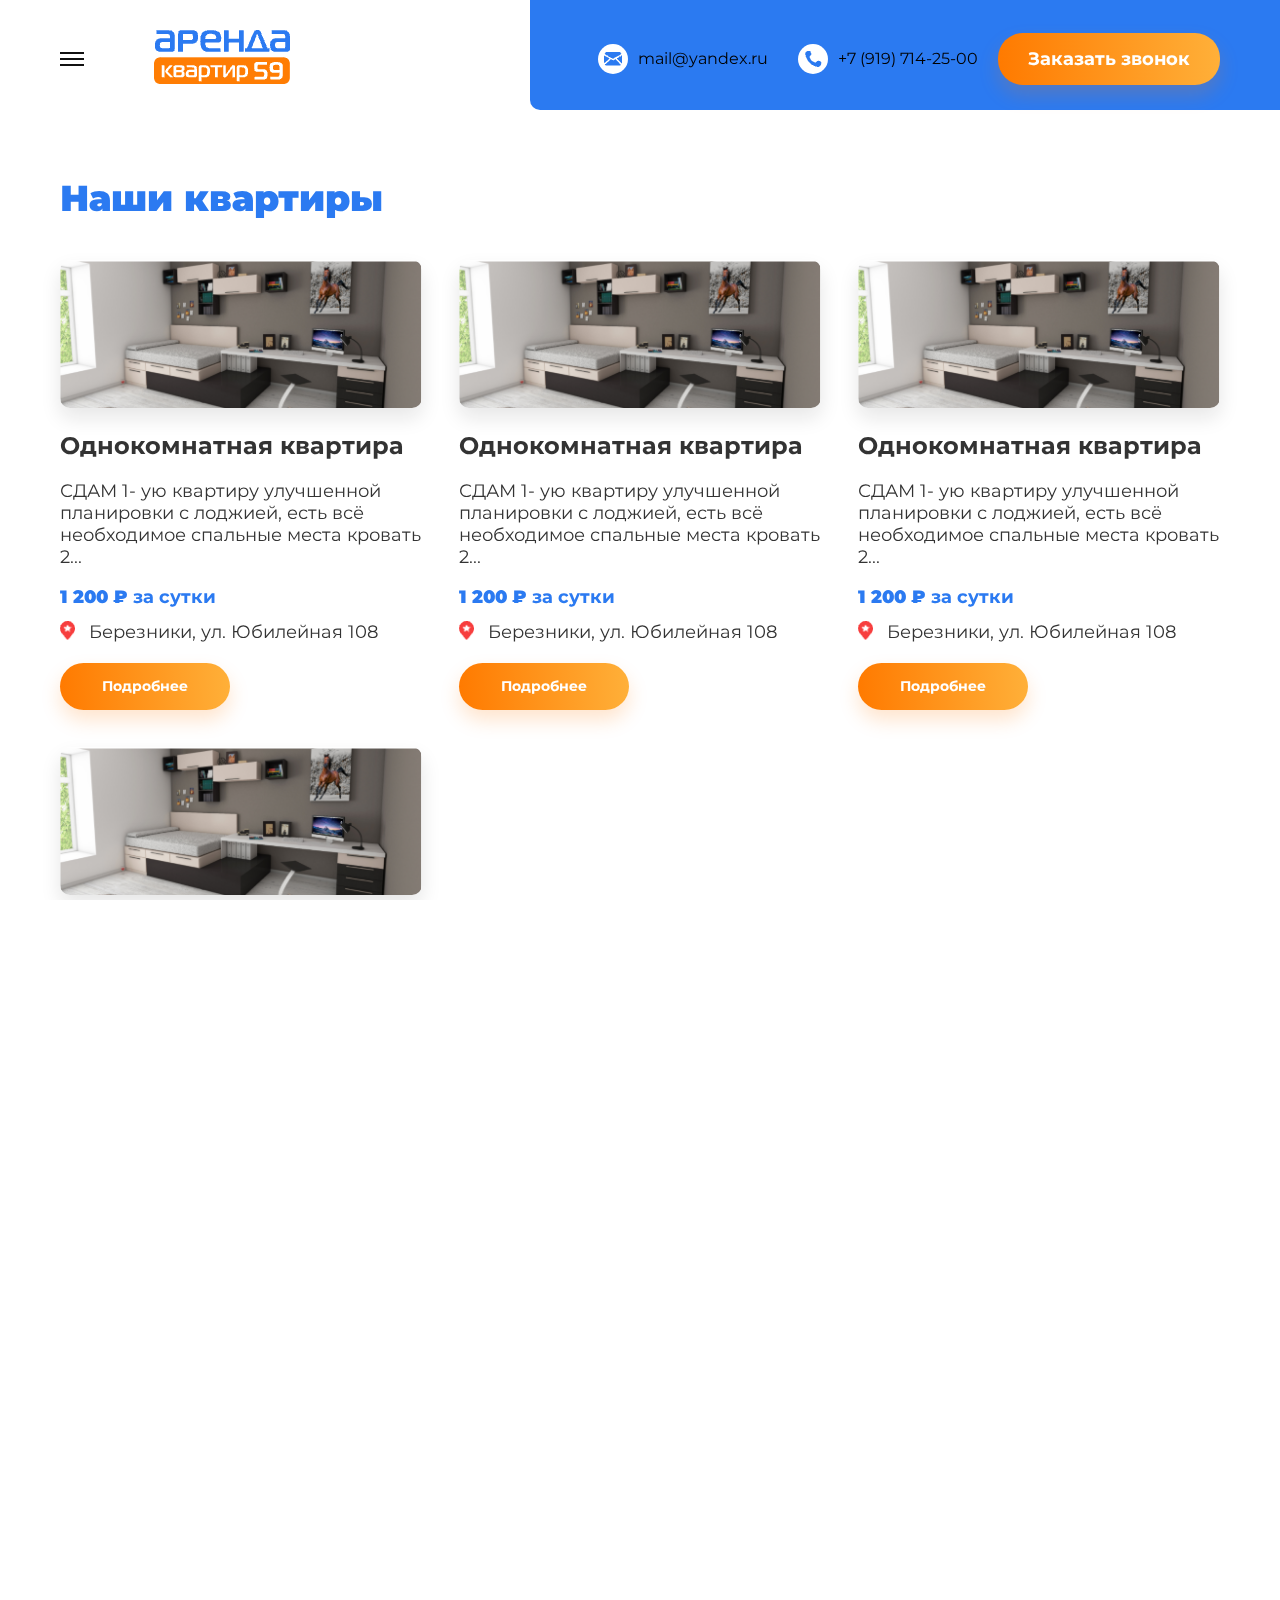
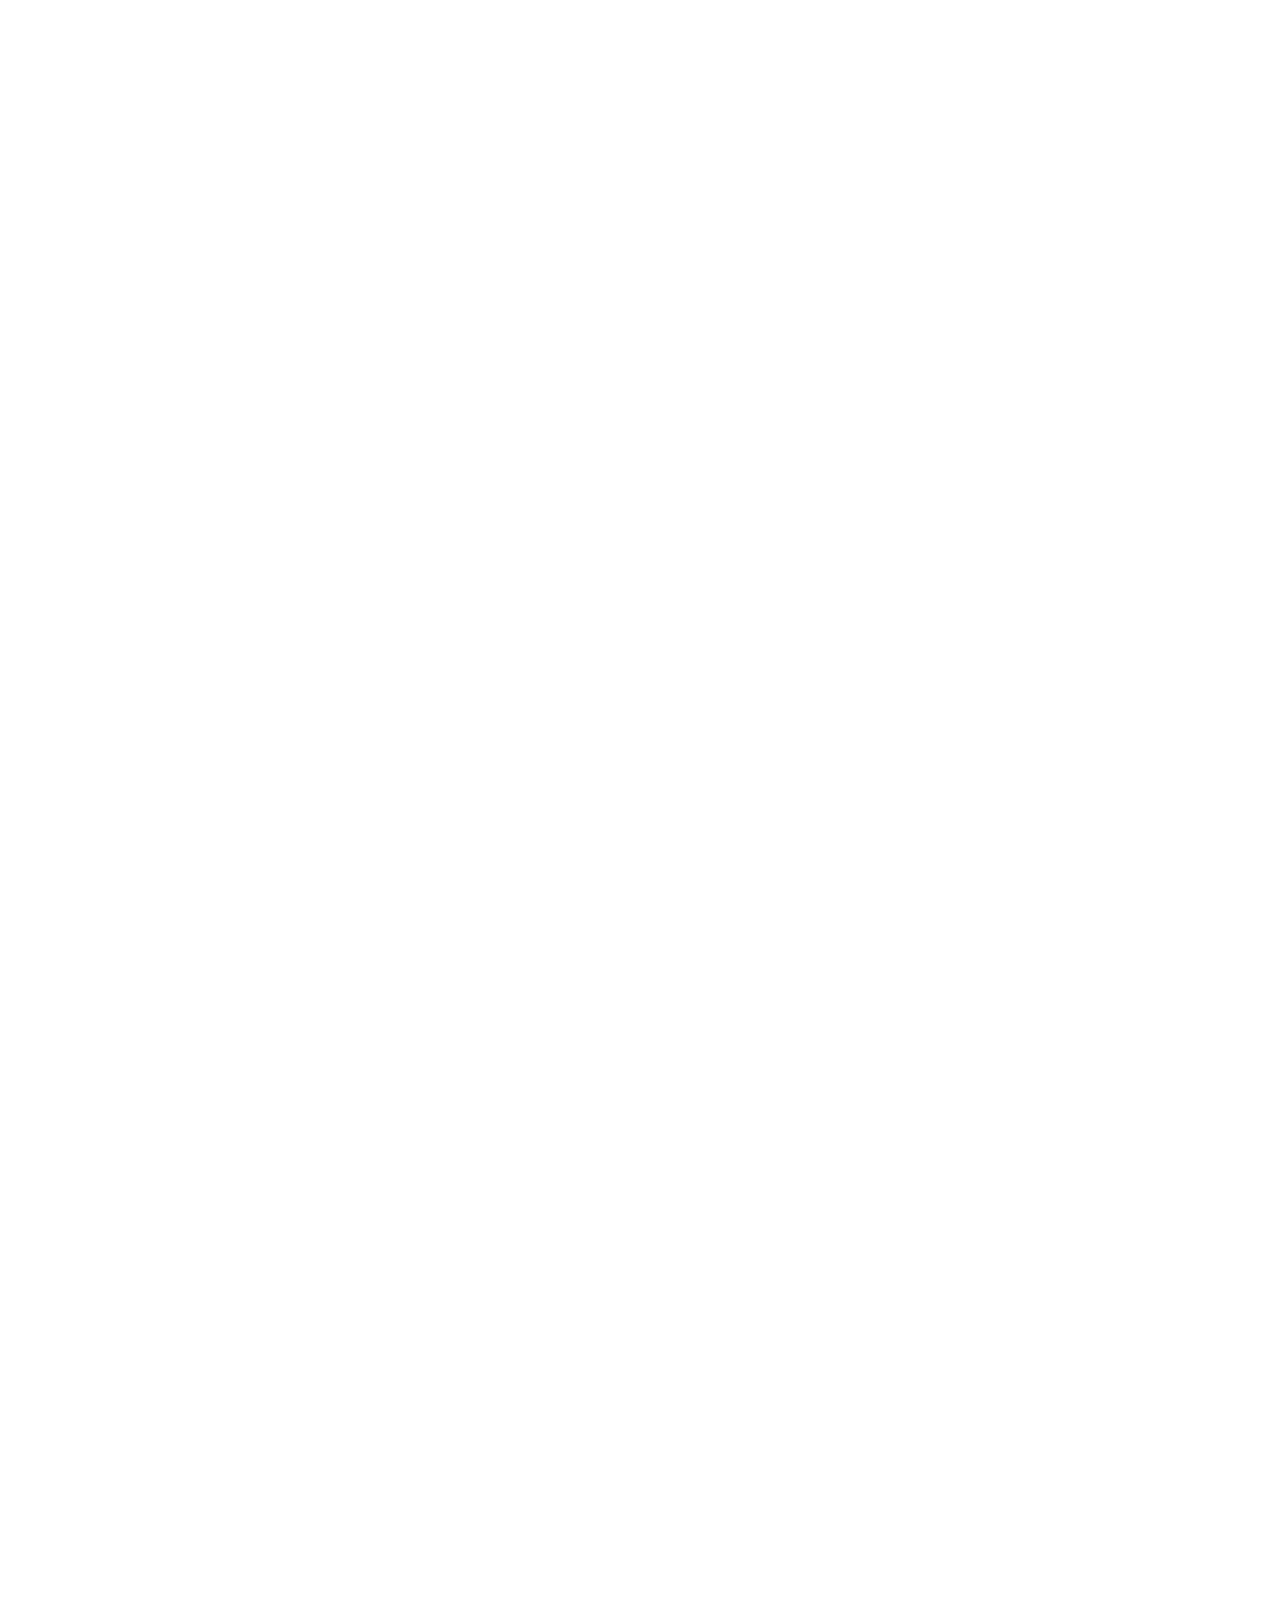
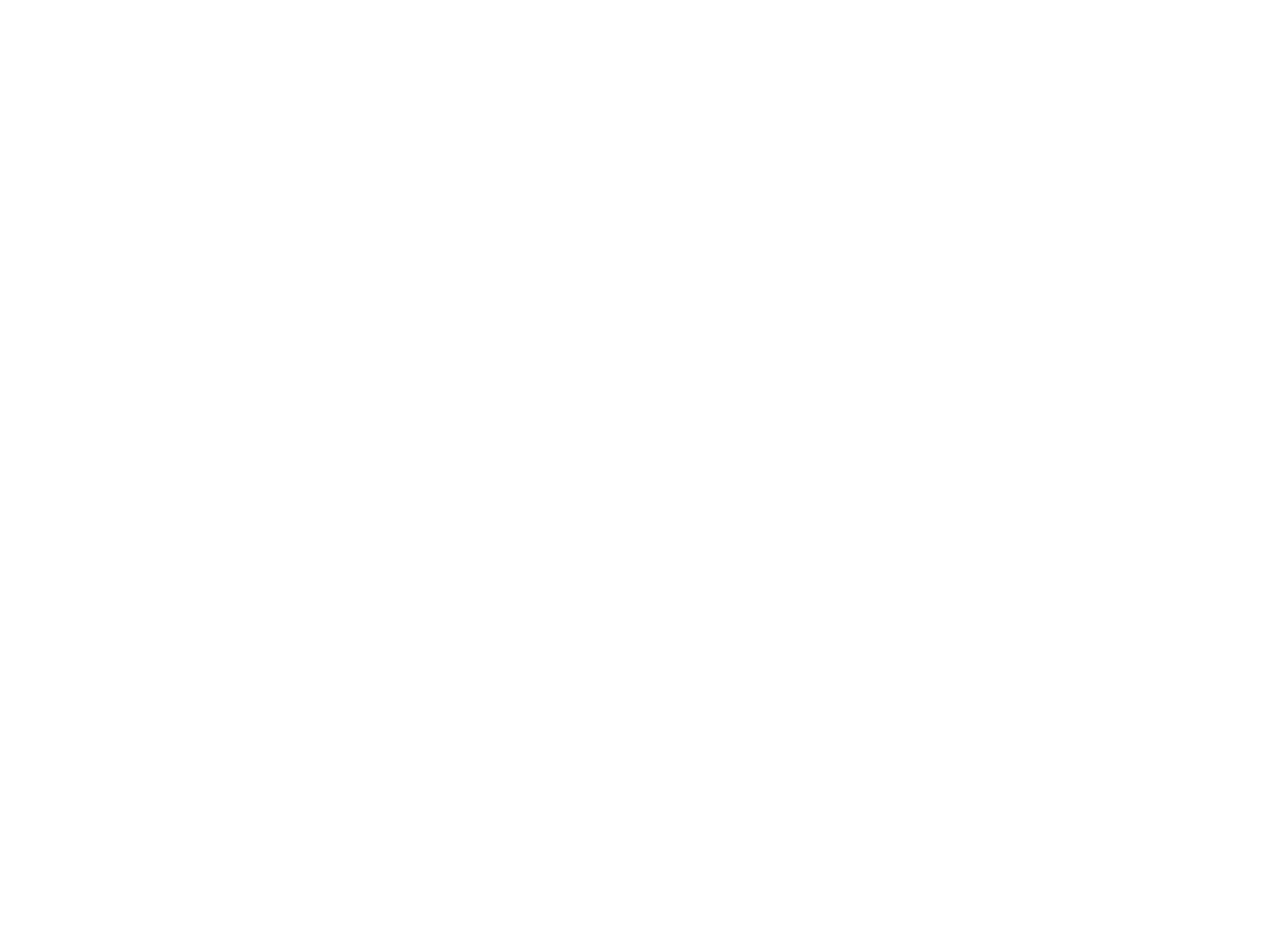
<file: aparts.html>
<!DOCTYPE html>
<html lang="ru">
<head>
  <meta charset="UTF-8">
  <meta name="viewport" content="width=device-width, initial-scale=1.0">
  <title>Аренда квартир 59</title>
  <link rel="stylesheet" href="./Css/reset.css">
  <link rel="stylesheet" href="./Css/fonts.css">
  <link rel="stylesheet" href="./SCSS/apartments/style.css">
  <link rel="stylesheet" type="text/css" href="./Css/slick.css">
</head>
<body>
  <section class="unshow callback-menu">
    <a href="#" class="callback-menu__exit free">
      <img src="./Data/header/x-black.png" alt="">
    </a>
    <h2 class="callback-title callback">Заказать звонок</h2>
    <h3 class="callback-subtitle">Оставьте заявку и мы свяжемся с Вами в ближайшее время!</h3>
    <form class="callback-form">
      <input required type="text" class="callback__form-name" placeholder="Имя">
      <input required type="tel" class="callback__form-tel" placeholder="Телефон">
      <button type="submit" class="callback__form-btn btn-type1 free">Отправить</button>
    </form>
  </section>
  <header class="header">
    <div class="burger__nav hidden">
      <div class="burger__nav-item" >
        <a href="#" class="burger-open">
          <img src="./Data/header/х.png" alt="">
        </a>
        <a href="./index.html" class="burger__nav-item-content">Главная</a>
        <a href="#apart" class="burger__nav-item-content">Квартиры</a>
        <a href="#contact" class="burger__nav-item-content">Контакты</a>
        <a href="#about" class="burger__nav-item-content">О нас</a>
      </div>
    </div>
      <div class="container">
        <div class="header__nav">
          <div class="header__links">
            <a href="#" class="header__burger">
              <div href="#" class="burger-icon">
                <span class="burger-part"></span>
                <span class="burger-part"></span>
                <span class="burger-part"></span>
              </div>
            </a>
            <a href="./index.html" class="header__nav-logo">
              <img src="./Data/logos/main-logo.png" alt="Logo">
            </a>
          </div>
          <ul class="header__nav__items">
            <li class="header__nav-item">
              <a href="./index.html" class="ah header__nav-item-content">
                Главная
              </a>
              <a href="#apart" class="ah header__nav-item-content">
                Квартиры
              </a>
              <a href="#contact" class="ah header__nav-item-content">
                Контакты
              </a>
              <a href="#about" class="ah header__nav-item-content">
                О нас
              </a>
            </li>
          </ul>
          <div class="header__contacts">
            <span class="header__contact__item">
              <a href="mailto:mail@yandex.ru" class="header__contact-mail">
                <img src="./Data/header/email.png"  alt="">
                <span class="header__contact-text">mail@yandex.ru</span>
              </a>
            </span>
            <span class="header__contact__item">
              <a href="tel:+79197142500" class="header__contact-tel">
                <img src="./Data/header/Phone_Icon.png" alt="">
                <span class="header__contact-text">+7 (919) 714-25-00</span>
              </a>
            </span>
            <button type="button" class="header__contact__btn btn-type1 callback">Заказать звонок</button>
          </div>
          <div class="header__bg"></div>
        </div>
      </div>
  </header>
  <main class="main">
    <div class="container">
      <section class="apart">
        <h3 class="apart__title">Наши квартиры</h3>
        <div class="apart__inner">
          <div class="apart__inner__item">
            <img class="apart__inner__item-img" src="./Data/our-apart/1.png" alt="">
            <h4 class="apart__inner__item-title">Однокомнатная квартира</h4>
            <h5 class="apart__inner__item-subtitle">СДАМ 1- ую квартиру улучшенной планировки с лоджией, есть всё необходимое спальные места кровать 2...</h5>
            <h4 class="apart__inner__item-price"><strong>1 200 ₽ </strong>за сутки </h4>
            <div class="apart__inner__item-add">
              <img src="./Data/our-apart/Vector-icon.png" style="width: 15px; height: 19px;" alt="">
              <h5 class="apart__inner__item-adress">Березники, ул. Юбилейная 108</h5>
            </div>
            <a href="./apart.html" class="apart__inner__item-btn btn-type1">Подробнее</a>
          </div>
          <div class="apart__inner__item">
            <img class="apart__inner__item-img" src="./Data/our-apart/1.png" alt="">
            <h4 class="apart__inner__item-title">Однокомнатная квартира</h4>
            <h5 class="apart__inner__item-subtitle">СДАМ 1- ую квартиру улучшенной планировки с лоджией, есть всё необходимое спальные места кровать 2...</h5>
            <h4 class="apart__inner__item-price"><strong>1 200 ₽ </strong>за сутки </h4>
            <div class="apart__inner__item-add">
              <img src="./Data/our-apart/Vector-icon.png" style="width: 15px; height: 19px;" alt="">
              <h5 class="apart__inner__item-adress">Березники, ул. Юбилейная 108</h5>
            </div>
            <a href="./apart.html" class="apart__inner__item-btn btn-type1">Подробнее</a>
          </div>
          <div class="apart__inner__item">
            <img class="apart__inner__item-img" src="./Data/our-apart/1.png" alt="">
            <h4 class="apart__inner__item-title">Однокомнатная квартира</h4>
            <h5 class="apart__inner__item-subtitle">СДАМ 1- ую квартиру улучшенной планировки с лоджией, есть всё необходимое спальные места кровать 2...</h5>
            <h4 class="apart__inner__item-price"><strong>1 200 ₽ </strong>за сутки </h4>
            <div class="apart__inner__item-add">
              <img src="./Data/our-apart/Vector-icon.png" style="width: 15px; height: 19px;" alt="">
              <h5 class="apart__inner__item-adress">Березники, ул. Юбилейная 108</h5>
            </div>
            <a href="./apart.html" class="apart__inner__item-btn btn-type1">Подробнее</a>
          </div>
          <div class="apart__inner__item">
            <img class="apart__inner__item-img" src="./Data/our-apart/1.png" alt="">
            <h4 class="apart__inner__item-title">Однокомнатная квартира</h4>
            <h5 class="apart__inner__item-subtitle">СДАМ 1- ую квартиру улучшенной планировки с лоджией, есть всё необходимое спальные места кровать 2...</h5>
            <h4 class="apart__inner__item-price"><strong>1 200 ₽ </strong>за сутки </h4>
            <div class="apart__inner__item-add">
              <img src="./Data/our-apart/Vector-icon.png" style="width: 15px; height: 19px;" alt="">
              <h5 class="apart__inner__item-adress">Березники, ул. Юбилейная 108</h5>
            </div>
            <a href="./apart.html" class="apart__inner__item-btn btn-type1">Подробнее</a>
          </div>
        </div>
      </section>
    </div>
  </main>
  <footer class="footer">
    <div class="container">
      <section class="about" id="about">
        <h3 class="about__title">О нас</h3>
        <div class="about__main">
          <h3 class="about__subtitle">Сегодня «Домашняя гостиница» — одна из крупнейших в Пермском крае гостиничных сетей, динамично расширяющая географический охват и повышающая качество сервиса.</h3>
          <div class="about__main__cards">
            <div class="about__main__card">
              <img src="./Data/about/deal1.png" alt="">
              <div class="about__main__card-container">
                <h2 class="about__main__card-number">40+</h2>
                <h3 class="about__main__card-text">Клиентов</h3>
              </div>
            </div>
            <div class="about__main__card">
              <img src="./Data/about/review2.png" alt="">
              <div class="about__main__card-container">
                <h2 class="about__main__card-number">100+</h2>
                <h3 class="about__main__card-text">Отзывов</h3>
              </div>
            </div>
            <div class="about__main__card">
              <img src="./Data/about/home1.png" alt="">
              <div class="about__main__card-container">
                <h2 class="about__main__card-number">9</h2>
                <h3 class="about__main__card-text">Квартир</h3>
              </div>
            </div>
          </div>
        </div>
        <div class="about__shadow"></div>
      </section>
      <section class="contacts" id="contact">
        <div class="contacts__main">
          <h2 class="contacts__title">Контакты</h2>
          <div class="contacts__adress">
            <div class="contacts__adress__item">
              <img src="./Data/contacts/1.png" alt="">
              <h3 class="contacts__adress__text">Пермский край, город Березники</h3>
            </div>
            <div class="contacts__adress__item">
              <img src="./Data/contacts/Mail.png" alt="">
              <a href="mailto:mail@yandex.ru" class="contacts__adress__text">mail@yandex.ru</a>
            </div>
            <div class="contacts__adress__item">
              <img src="./Data/contacts/Phone.png" alt="">
              <a href="tel:79197142500" class="contacts__adress__text">+7 (919) 714-25-00</a>
            </div>
          </div>
          <div class="contacts__links">
            <div class="contacts__link__item">
              <a href="#" class="contacts__link__item-main">
                <img src="./Data/contacts/instagramm.png" alt="">
                <span>arendakvartir59</span>
              </a>
              <button class="contacts__link__btn btn-type1">Подписаться</button>
            </div>
            <div class="contacts__link__item">
              <a href="#" class="contacts__link__item-main">
                <img src="./Data/contacts/vk.png" alt="">
                <span>arendakvartir59</span>
              </a>
              <button class="contacts__link__btn btn-type1">Подписаться</button>
            </div>
            <button class="contacts__link__btn__hidden btn-type1">Подписаться</button>
          </div>
        </div>
        <div class="contacts__map">
          <div style="position:relative;overflow:hidden;">
            <a href="https://yandex.ru/maps/20237/berezniki/?utm_medium=mapframe&utm_source=maps" style="color:#eee;font-size:12px;position:absolute;top:0px;">Березники</a>
            <a href="https://yandex.ru/maps/20237/berezniki/?ll=56.806719%2C59.407025&utm_medium=mapframe&utm_source=maps&z=14" style="color:#eee;font-size:12px;position:absolute;top:14px;">Березники — Яндекс Карты</a>
            <iframe class="map" src="https://yandex.ru/map-widget/v1/?ll=56.806719%2C59.407025&z=14" frameborder="1" allowfullscreen="true" style="position:relative;"></iframe>
          </div>
        </div>
      </section>
    </div>
    <section class="reviews">
      <div class="reviews__decore">
        <img src="./Data/reviews/“.png" alt="">
      </div>
      <div class="container">
        <h2 class="reviews__title">Отзывы клиентов</h2>
        <div class="reviews__inner">
          <a href="#" class="review__arrow left">
            <img src="./Data/reviews/clicker-left.png" alt="">
          </a>
          <div class="reviews__slider">
            <div class="reviews__slide">
              <div class="reviews__slide__container">
                <h3 class="reviews__slide__title">Уютная квартира</h3>
                <h4 class="reviews__slide__subtitle">Первый раз отдыхали в Березниках, времени было мало соответственно жильё искали заранее. Залог вносили с опасением, и очень рады что они были напрасными. Всё супер. Нам понравилось!</h4>
                <div class="reviews__slide__about">
                  <h4 class="reviews__slide__author">Екатерина Трушникова</h4>
                  <h5 class="reviews__slide__adress">г. Пермь</h5>
                </div>
                <h4 class="reviews__slide__data">2 января 2021</h4>
                <div class="reviews__slide__marks">
                  <img src="./Data/reviews/Star.png" alt="">
                  <img src="./Data/reviews/Star.png" alt="">
                  <img src="./Data/reviews/Star.png" alt="">
                  <img src="./Data/reviews/Star.png" alt="">
                  <img src="./Data/reviews/Star.png" alt="">
                </div>
              </div>
            </div>
            <div class="reviews__slide">
              <div class="reviews__slide__container">
                <h3 class="reviews__slide__title">Клёвый вид на город</h3>
                <h4 class="reviews__slide__subtitle">Хочу поблагодарить за квартиру на ул. Юбилейной, д. 108. Удобное месторасположение, совсем рядом с центром. Квартира уютная, соседей не слышно, мы прекрасно отдохнули. Все что нужно для приготовления еды есть.</h4>
                <div class="reviews__slide__about">
                  <h4 class="reviews__slide__author">Иван Огородников</h4>
                  <h5 class="reviews__slide__adress">г. Краснокамск</h5>
                </div>
                <h4 class="reviews__slide__data">15 сентября 2019</h4>
                <div class="reviews__slide__marks">
                  <img src="./Data/reviews/Star.png" alt="">
                  <img src="./Data/reviews/Star.png" alt="">
                  <img src="./Data/reviews/Star.png" alt="">
                  <img src="./Data/reviews/Star.png" alt="">
                </div>
              </div>
            </div>
            <div class="reviews__slide">
              <div class="reviews__slide__container">
                <h3 class="reviews__slide__title">Уютная квартира</h3>
                <h4 class="reviews__slide__subtitle">Первый раз отдыхали в Березниках, времени было мало соответственно жильё искали заранее. Залог вносили с опасением, и очень рады что они были напрасными. Всё супер. Нам понравилось!</h4>
                <div class="reviews__slide__about">
                  <h4 class="reviews__slide__author">Екатерина Трушникова</h4>
                  <h5 class="reviews__slide__adress">г. Пермь</h5>
                </div>
                <h4 class="reviews__slide__data">2 января 2021</h4>
                <div class="reviews__slide__marks">
                  <img src="./Data/reviews/Star.png" alt="">
                  <img src="./Data/reviews/Star.png" alt="">
                  <img src="./Data/reviews/Star.png" alt="">
                  <img src="./Data/reviews/Star.png" alt="">
                  <img src="./Data/reviews/Star.png" alt="">
                </div>
              </div>
            </div>
            <div class="reviews__slide">
              <div class="reviews__slide__container">
                <h3 class="reviews__slide__title">Клёвый вид на город</h3>
                <h4 class="reviews__slide__subtitle">Хочу поблагодарить за квартиру на ул. Юбилейной, д. 108. Удобное месторасположение, совсем рядом с центром. Квартира уютная, соседей не слышно, мы прекрасно отдохнули. Все что нужно для приготовления еды есть.</h4>
                <div class="reviews__slide__about">
                  <h4 class="reviews__slide__author">Иван Огородников</h4>
                  <h5 class="reviews__slide__adress">г. Краснокамск</h5>
                </div>
                <h4 class="reviews__slide__data">15 сентября 2019</h4>
                <div class="reviews__slide__marks">
                  <img src="./Data/reviews/Star.png" alt="">
                  <img src="./Data/reviews/Star.png" alt="">
                  <img src="./Data/reviews/Star.png" alt="">
                  <img src="./Data/reviews/Star.png" alt="">
                </div>
              </div>
            </div>
          </div>
          <a href="#" class="review__arrow right">
            <img src="./Data/reviews/clicker-right.png" alt="">
          </a>
          <div class="review__dots"></div>
        </div>
      </div>
    </section>
    <section class="form">
      <div class="container">
        <div class="form-inner">
          <div class="form__left">
            <form class="form__form">
              <h3 class="form__form-text">Напишите нам</h3>
              <input required type="text" class="form__form-name" placeholder="Имя">
              <input required type="text" class="form__form-email" placeholder="Email">
              <textarea required class="form__form-message" placeholder="Ваше сообщение" name="" id="" cols="30" rows="10"></textarea>
              <button type="submit" class="form__form-btn btn-type1">Отправить</button>
            </form>
          </div>
          <div class="form-right">
            <div class="form-right-decor">
              <img src="./Data/footer/kavichki.png" alt="">
            </div>
            <h3 class="form-right-text">Дорогой гость, если у тебя есть какие-то пожелания или притензии по улучшению качества обслуживания или просто хочешь оставить свой комментарий, то заполни форму. Мы обязательно ответим тебе, или опубликуем его на нашем сайте.</h3>
            <h4 class="form-right-author">Татьяна Вячеславовна</h4>
            <h5 class="form-right-job">Директор гостиницы</h5>
          </div>
        </div>
      </div>
    </section>
    <section class="footer-footer">
      <div class="footer__bg">
        <img src="./Data/footer/img-main.png" alt="">
      </div>
      <div class="container-2">
        <div class="footer-top">
            <div class="footer-top__container">
              <div class="footer__logo">
                <a href="./index.html"><img src="./Data/logos/main-logo.png" alt=""></a>
              </div>
              <div class="footer__menu">
            </div>
              <a href="./index.html" class="ah footer__menu__item">Главная</a>
              <a href="./aparts.html" class="ah footer__menu__item">Квартиры</a>
              <a href="#contact" class="ah footer__menu__item">Контакты</a>
              <a href="#about" class="ah footer__menu__item">О нас</a>
              <div class="footer__menu__links">
                <a class="footer__menu__link link-mail" href="mailto:mail@yandex.ru">
                  <img src="./Data/footer/Icon-mail.png" alt="">
                  <span>mail@yandex.ru</span>
                </a>
                <a href="tel:79197142500" class="footer__menu__link">
                  <img src="./Data/footer/Icon-phone.png" alt="">
                  <span>+7 (919) 714-25-00</span>
                </a>
                <a href="#" class="footer__menu__link">
                  <img src="./Data/footer/telegramm.png" alt="">
                </a>
                <a href="#" class="footer__menu__link">
                  <img src="./Data/footer/facebook.png" alt="">
                </a>
                <a href="#" class="footer__menu__link">
                  <img src="./Data/footer/vk.png" alt="">
                </a>
                <a href="#" class="footer__menu__link">
                  <img src="./Data/footer/instagramm.png" alt="">
                </a>
              </div>
          </div>
        </div>
        <div class="footer-btm">
          <div class="container">
            <div class="footer__btm__container">
              <a href="#" class="footer-btm__copy">© Copyright 2021, «Домашняя гостиница»</a>
              <a href="#" class="footer-btm-license">Пользовательское соглашение</a>
            </div>
          </div>
        </div>
      </div>
    </section>
    <section class="footer__media">
      <div class="container footer-helper">
        <div class="footer__media__inner">
          <div class="footer__media-logo">
            <img src="./Data/logos/main-logo.png" alt="">
          </div>
          <div class="footer__media-links">
            <a href="#"><img src="./Data/footer/telegramm1.png" alt=""></a>
            <a href="#"><img src="./Data/footer/facebook1.png" alt=""></a>
            <a href="#"><img src="./Data/footer/vk1.png" alt=""></a>
            <a href="#"><img src="./Data/footer/instagramm1.png" alt=""></a>
          </div>
        </div>
      </div>
    </section>
  </footer>
  <script src="https://ajax.googleapis.com/ajax/libs/jquery/3.6.0/jquery.min.js"></script>
  <script type="text/javascript" src="./JS/slick.min.js"></script>
  <script src="./JS/main.js"></script>
</body>
</html>
</file>
<file: Css/fonts.css>
@font-face {
  font-family: "Montserrat";
  src: local("Montserrat"),
  url(../Fonts/Montserrat-Regular.woff2) format(woff2);
  font-weight: 400;
}
@font-face {
  font-family: "Montserrat";
  src: local("Montserrat"),
  url(../Fonts/Montserrat-Bold.woff2) format(woff2);
  font-weight: 700;
}
@font-face {
  font-family: "Montserrat";
  src: local("Montserrat"),
  url(../Fonts/Montserrat-Black.woff2) format(woff2);
  font-weight: 900;
}
</file>
<file: SCSS/styles.css>
:root {
  --bg-contact: #2B7AF1;
  --bg-icons: #fff;
  --slider-helper: 40px;
  --bg-helper: 750px;
  --container: 60px;
}

html, body {
  height: 100%;
  margin: 0;
  padding: 0;
  scroll-behavior: smooth;
}

.btn-type1 {
  font-size: 1.8rem;
  font-weight: 600;
  line-height: 2.2rem;
  padding: 1.5rem 3rem;
  text-align: center;
  border-radius: 25px;
  text-wrap: nowrap;
  display: flex;
  align-items: center;
  justify-content: center;
  color: var(--bg-icons);
  transition: all 0.4s;
  box-shadow: 0px 10px 20px 0px rgba(255, 122, 0, 0.2);
  background: linear-gradient(87.14deg, rgb(255, 122, 0) 0.142%, rgb(255, 176, 57) 99.872%);
}
.btn-type1:hover {
  transform: scale(1.1);
}

.ah {
  transition: all 0.3s;
}
.ah:hover {
  color: var(--bg-contact);
}

.hidden {
  display: none;
  visibility: hidden;
}

.hidden2 {
  width: 0;
  height: 0;
  display: none;
  visibility: hidden;
}

.unshow {
  visibility: hidden;
}

.blur {
  filter: blur(8px);
}

.header__burger {
  margin-right: var(--container);
  display: none;
}

.burger-icon {
  display: flex;
  flex-direction: column;
  gap: 4px;
}

.burger-part {
  background: rgb(17, 17, 17);
  width: 24px;
  height: 2px;
}

.burger__nav {
  background-color: var(--bg-contact);
  position: absolute;
  top: 3rem;
  border-radius: 10px;
  margin-left: var(--container);
  min-width: 160px;
  z-index: 50;
  left: 0;
}

.burger__nav-item-content {
  font-size: 1.8rem;
  font-weight: 600;
  color: #fff;
  line-height: 2.2rem;
  padding: 2rem;
  border-bottom: 1px solid #fff;
}

.burger__nav-item {
  display: flex;
  flex-direction: column;
  padding: 30px 20px;
}

html, body {
  font-size: 10px;
  scroll-behavior: smooth;
  font-family: "Montserrat", sans-serif;
  overflow-x: hidden;
}

.container {
  margin-inline: var(--container);
  font-size: 1.6rem;
  z-index: 50;
}

.header {
  padding-top: 3rem;
  padding-bottom: 2.3rem;
  position: relative;
}
.header__bg {
  position: absolute;
  top: 0;
  right: 0;
  width: var(--bg-helper);
  height: 100%;
  max-width: 75vw;
  z-index: -1;
  border-radius: 0px 0px 0px 10px;
  background-color: rgb(43, 122, 241);
}
.header__nav {
  display: flex;
  align-items: center;
  justify-content: space-between;
}
.header__nav-logo {
  margin-inline: 1rem;
}
.header__nav-logo img {
  width: 136px;
  height: 54px;
}
.header__nav-item {
  display: flex;
  align-items: center;
  justify-content: center;
  margin-right: 30px;
}
.header__nav-item-content {
  margin-right: 4rem;
  font-size: 1.6rem;
  font-weight: 600;
  line-height: 2rem;
}
.header__contacts {
  display: flex;
  align-items: center;
  justify-content: space-between;
}
.header__contact__item > img {
  padding: 1.5rem;
  background-color: var(--bg-icons);
  border-radius: 50%;
  margin-right: 1rem;
}
.header__contact__item {
  display: flex;
  align-items: center;
  justify-content: center;
  margin-inline: 1rem 2rem;
}
.header__contact__item > img {
  font-size: 1.6rem;
  font-weight: 400;
  line-height: 2rem;
  color: var(--bg-icons);
  text-wrap: nowrap;
}

.header__links {
  display: flex;
  align-items: center;
  position: relative;
}

.header__contact-tel img, .header__contact-mail img {
  padding: 5px;
  background-color: var(--bg-icons);
  border-radius: 50%;
  margin-right: 1rem;
}

.header__contact-mail, .header__contact-tel {
  font-size: 16px;
  font-weight: 400;
  line-height: 20px;
  display: flex;
  align-items: center;
  text-align: center;
}

.main {
  display: flex;
  flex-direction: column;
  position: relative;
}

.main-top {
  display: flex;
  align-items: center;
  justify-content: space-between;
  margin-left: 6rem;
  padding: 6.7rem 0;
  position: relative;
}

.main__h1 {
  font-size: 4rem;
  font-weight: 800;
  line-height: 4.9rem;
}

.main__h2 {
  padding-top: 2rem;
  font-size: 2.4rem;
  font-weight: 400;
  line-height: 3.3rem;
  padding-bottom: 6rem;
}

.main__bg {
  position: absolute;
  top: -1rem;
  right: 0;
  max-width: 75vw;
  width: var(--bg-helper);
  padding-right: 2rem;
  height: 75rem;
  z-index: -50;
  border-radius: 0px 0px 0px 10px;
  background-color: rgb(43, 122, 241);
}

.main__right img {
  transform: translateX(2rem);
  width: 895px;
  height: 473px;
}

.main__btn {
  max-width: 250px;
}

.main__grid {
  display: grid;
  grid-template-columns: 1fr 1fr 1fr 1fr;
  grid-template-rows: 1fr;
  width: 100%;
  grid: 0 0;
  gap: 2rem;
}

.main__grid__item {
  padding: 4rem;
  text-wrap: wrap;
  width: 100%;
  background-color: var(--bg-icons);
  display: flex;
  word-break: break-word;
  flex-direction: column;
  height: 23rem;
  text-align: center;
  align-items: center;
  justify-content: space-evenly;
  border-radius: 10px;
  box-shadow: 0px 5px 20px 0px rgba(17, 17, 17, 0.3);
}

.main__grid__item img {
  width: 60px;
  height: 60px;
}

.main__grid__item__text {
  max-width: 20rem;
  font-size: 1.6rem;
  font-weight: 400;
  line-height: 2.2rem;
}

.ourApart {
  padding: 70px 0 113px 0;
}

.OA__name {
  color: var(--bg-contact);
  font-size: 36px;
  font-weight: 800;
  line-height: 44px;
  margin-bottom: 40px;
}

.OA__container {
  display: flex;
  flex-direction: column;
}

.OA__container-row1 {
  display: flex;
}

.OA__container__item, .OA__container__item2 {
  border-radius: 10px;
  position: relative;
  height: 300px;
  color: var(--bg-icons);
}

.OA__container__item:nth-child(1) {
  width: 60%;
  margin-right: 20px;
  margin-bottom: 20px;
}

.OA__container__item:nth-child(2) {
  width: 40%;
}

.OA__container__item2:nth-child(1) {
  width: 40%;
  margin-right: 20px;
}

.OA__container__item2:nth-child(2) {
  width: 60%;
}

.OA__container__item > img, .OA__container__item2 > img {
  position: absolute;
  width: 100%;
  height: 100%;
  border-radius: 10px;
  filter: brightness(50%);
  z-index: -20;
}

.OA__container__item-title {
  position: absolute;
  top: 40%;
  left: 40px;
  font-size: 24px;
  font-weight: 800;
  line-height: 29px;
}

.OA__container__item-price {
  position: absolute;
  top: 70%;
  left: 20px;
  font-size: 18px;
  font-weight: 400;
  line-height: 22px;
}

.OA__container__item-adress {
  position: absolute;
  bottom: 20px;
  left: 20px;
}
.OA__container__item-adress img {
  width: 15px;
  height: 19px;
}

.OA__container__item-btn {
  position: absolute;
  bottom: 40px;
  padding: 8px 20px;
  right: 20px;
}

.OA__container-row2 {
  display: flex;
  align-items: center;
}

.OA__container__inner {
  display: flex;
  flex-direction: column;
  align-items: center;
  margin-top: 60px;
}

.OA__container-row__hidden {
  display: none;
  align-items: center;
  justify-content: center;
  gap: 10px;
}

.OA__container-row__item {
  display: flex;
  flex: 1 1;
  flex-direction: column;
  align-items: center;
}
.OA__container-row__item img {
  max-width: 200px;
  height: 120px;
}

.OA__container-row__item__title {
  font-size: 14px;
  font-weight: 800;
  line-height: 17px;
  margin: 11px 0 27px;
}

.OA__container-row__item__price {
  font-size: 12px;
  font-weight: 400;
  line-height: 15px;
  margin-bottom: 12px;
}

.about__title {
  font-size: 36px;
  font-weight: 800;
  line-height: 44px;
  color: rgb(43, 122, 241);
  margin-bottom: 40px;
}

.about__main {
  display: flex;
  align-items: center;
  justify-content: space-between;
}

.about__subtitle {
  font-size: 18px;
  font-weight: 400;
  line-height: 25px;
  max-width: 440px;
  margin-right: 20px;
}

.about__main__card {
  display: flex;
}
.about__main__card img {
  width: 88px;
  height: 88px;
}

.about__main__card-container {
  display: flex;
  flex-direction: column;
  justify-content: center;
  align-items: center;
  margin-left: 20px;
}

.about__shadow {
  margin-top: 100px;
  height: 2px;
  width: 100%;
  box-shadow: 0px 10px 20px 0px rgba(255, 122, 0, 0.2);
  background: linear-gradient(87.14deg, rgb(255, 122, 0) 0.11%, rgb(255, 176, 57) 99.901%);
}

.about__main__card-number {
  font-size: 36px;
  font-weight: 800;
  line-height: 44px;
  color: rgb(43, 122, 241);
}

.about__main__cards {
  display: grid;
  grid-template-rows: 1fr;
  grid-template-columns: 1fr 1fr 1fr;
  gap: 100px;
}

.about__main__card-text {
  font-size: 18px;
  font-weight: 400;
  line-height: 26px;
}

.contacts {
  padding: 100px 0 160px;
  display: flex;
  align-items: center;
  justify-content: space-between;
}

.contacts__main {
  display: flex;
  flex-direction: column;
}

.contacts__title {
  font-size: 36px;
  font-weight: 800;
  line-height: 44px;
  color: rgb(43, 122, 241);
  margin-bottom: 48px;
}

.contacts__adress {
  display: flex;
  flex-direction: column;
  gap: 15px;
}

.contacts__adress__item {
  display: flex;
  align-items: center;
}

.contacts__adress__text {
  margin-left: 20px;
  font-size: 18px;
  font-weight: 400;
  line-height: 22px;
}

.contacts__links {
  display: flex;
  margin-top: 40px;
  flex-direction: column;
  gap: 20px;
}

.contacts__link__item {
  display: flex;
  align-items: center;
  justify-content: space-between;
}

.contacts__link__item-main {
  display: flex;
  margin-right: 20px;
  align-items: center;
  font-size: 18px;
  font-weight: 400;
  line-height: 22px;
}
.contacts__link__item-main img {
  margin-right: 20px;
}

.contacts__link__btn {
  padding: 8px 30px;
}

.contacts__map {
  margin-left: 20px;
  max-width: 65%;
  width: 758px;
  height: 430px;
}

.map, .contacts__map > div {
  width: 100%;
  height: 100%;
}

.contacts__link__btn__hidden {
  display: none;
  text-align: center;
  width: 200px;
  padding: 8px 30px;
}

.reviews {
  background-color: var(--bg-contact);
  padding: 100px 0 140px;
  position: relative;
}

.reviews__title {
  color: #fff;
  font-size: 36px;
  font-weight: 800;
  line-height: 130%;
  margin-bottom: 40px;
  z-index: 20;
}

.left {
  position: absolute;
  z-index: 25;
  top: calc(50% - 60px);
  left: -20px;
}

.reviews__decore {
  position: absolute;
  top: 5%;
  right: 3%;
}
.reviews__decore img {
  width: 200px;
  height: 200px;
}

.review__dots {
  display: flex;
  align-items: center;
  justify-content: center;
}

.reviews__slide {
  margin-inline: 20px;
}

.reviews__inner {
  position: relative;
}

.reviews__slide__container {
  height: 300px;
  position: relative;
  border-radius: 10px;
  background-color: #fff;
  padding: 40px;
}

.reviews__slide__title {
  position: absolute;
  top: var(--slider-helper);
  left: var(--slider-helper);
  color: rgb(43, 122, 241);
  font-size: 20px;
  font-weight: 700;
  line-height: 24px;
}

.reviews__slide__subtitle {
  position: absolute;
  top: 40%;
  left: var(--slider-helper);
  color: rgb(17, 17, 17);
  font-size: 16px;
  font-weight: 400;
  margin-right: 40px;
  line-height: 22px;
}

.reviews__slide__about {
  position: absolute;
  bottom: var(--slider-helper);
  left: var(--slider-helper);
}

.reviews__slide__author {
  color: rgb(43, 122, 241);
  font-size: 14px;
  font-weight: 700;
  line-height: 130%;
}

.reviews__slide__adress {
  color: rgb(17, 17, 17);
  font-size: 12px;
  font-weight: 500;
  line-height: 130%;
}

.reviews__slide__data {
  position: absolute;
  bottom: var(--slider-helper);
  right: var(--slider-helper);
  color: rgb(17, 17, 17);
  font-size: 14px;
  font-weight: 500;
  line-height: 17px;
}

.reviews__slide__marks {
  position: absolute;
  top: var(--slider-helper);
  right: var(--slider-helper);
  display: flex;
  gap: 5px;
}

.right {
  position: absolute;
  z-index: 25;
  top: calc(50% - 60px);
  right: -20px;
}

.slick-dots {
  font-size: 0;
  gap: 8px;
}

.slick-dots li {
  width: 10px;
  height: 10px;
  background-image: url(../Data/reviews/Ellipse3.png);
  background-repeat: no-repeat;
}

.slick-dots button {
  font-size: 0;
}

.review__dots {
  display: flex;
  place-items: center;
}

.review__dots ul {
  margin-top: 60px;
  display: flex;
  align-items: center;
  justify-content: center;
}

.review__dots .slick-active {
  width: 20px;
  background-image: url(../Data/reviews/Rectangle1.png);
  transition: all 0.3s;
}

.form {
  padding: 100px 0 40px;
  z-index: 100;
}

.form__left {
  display: flex;
  flex-direction: column;
  position: sticky;
  z-index: 100;
}

.form__form {
  max-width: 400px;
  border-radius: 10px;
  box-shadow: 0px -5px 20px 0px rgba(41, 41, 42, 0.2);
  padding: 40px;
  display: flex;
  flex-direction: column;
}

.form__form-text {
  color: rgb(43, 122, 241);
  font-size: 36px;
  font-weight: 700;
  line-height: 44px;
  margin-bottom: 24px;
}

input::placeholder {
  font-size: 16px;
  font-weight: 400;
  line-height: 22px;
}

input, textarea {
  resize: none;
  border: 1px solid rgba(17, 17, 17, 0.5);
  border-radius: 10px;
  padding: 10px 0 10px 20px;
}

.form-inner {
  display: flex;
  gap: 84px;
  justify-content: center;
}

.form__form-email {
  margin: 15px 0;
}

.form__form-message {
  margin-bottom: 24px;
}

.form-right {
  position: relative;
}

.form-right-decor {
  position: absolute;
  top: -40px;
  left: -40px;
  z-index: -20;
}

.form-right-text {
  font-size: 18px;
  font-weight: 400;
  line-height: 140%;
  max-width: 700px;
}

.form-right-author {
  margin-top: 20px;
  color: rgb(43, 122, 241);
  font-size: 18px;
  font-weight: 700;
  line-height: 28px;
}

.form-right-job {
  font-size: 16px;
  font-weight: 400;
  line-height: 26px;
}

.footer-footer {
  position: relative;
  color: var(--bg-icons);
  overflow: hidden;
}

.container2 {
  position: absolute;
  height: 100%;
  overflow: hidden;
  bottom: 500px;
}

.footer-top {
  padding-inline: var(--container);
  padding-top: 400px;
  box-shadow: 0px -51px 16px -12px rgba(0, 0, 0, 0.69) inset;
}

.footer__bg {
  opacity: 0.99;
  position: absolute;
  width: 100vw;
  height: 100%;
  right: 0;
  left: 0;
  overflow: hidden;
  filter: brightness(60%);
  width: 100%;
  z-index: -40;
}
.footer__bg img {
  width: 100%;
  height: 100%;
}

.footer__btm__container {
  display: flex;
  gap: 20px;
  flex-direction: column;
  align-items: center;
  justify-content: center;
}

.footer__logo {
  width: 136px;
  height: 54px;
}

.footer__menu {
  display: flex;
  gap: 40px;
}

.footer__menu__item {
  display: flex;
  align-items: center;
  font-size: 16px;
  font-weight: 600;
  line-height: 20px;
}

.footer__menu__links {
  display: flex;
  align-items: center;
  font-size: 16px;
  font-weight: 400;
  line-height: 20px;
}
.footer__menu__links a {
  display: flex;
  align-items: center;
}
.footer__menu__links a img {
  margin-right: 10px;
}
.footer__menu__links a:first-child {
  margin-right: 20px;
}
.footer__menu__links a:nth-child(2) {
  margin-right: 53px;
}

.footer-top__container {
  display: flex;
  align-items: center;
  justify-content: space-between;
  width: 100%;
  padding-bottom: 20px;
  border-bottom: 4px solid rgba(0, 0, 0, 0.5);
}

.footer-btm {
  background: rgba(17, 17, 17, 0.8);
  padding: 21px 0;
  position: relative;
  display: flex;
  align-items: center;
  justify-content: center;
}

.footer-btm__copy {
  font-size: 14px;
  font-weight: 400;
  line-height: 17px;
  position: absolute;
  left: 60px;
}

.footer-btm-license {
  font-size: 14px;
  font-weight: 400;
  line-height: 17px;
}

.footer__media {
  width: 100%;
  padding: 6px 0;
  display: none;
  background-color: var(--bg-contact);
}

.footer-helper {
  width: 100%;
}

.footer__media__inner {
  width: 100%;
  display: flex;
  align-items: center;
  justify-content: space-between;
}

.footer__media-logo {
  border-radius: 5px;
  background-color: #fff;
  padding: 10px 15px 5px;
}
.footer__media-logo img {
  height: 34px;
  width: 87px;
}

.footer__media-links {
  display: flex;
  gap: 10px;
}

.callback-menu {
  z-index: 500;
  border: 1px solid rgba(17, 17, 17, 0.5);
  border-radius: 10px;
  background-color: #fff;
  padding: 25px 15px;
  position: absolute;
  top: 50%;
  left: 50%;
  transform: translate(-50%, -50%);
  text-align: center;
  display: flex;
  align-items: center;
  flex-direction: column;
}

.callback-title {
  margin-top: 30px;
  color: rgb(43, 122, 241);
  font-size: 36px;
  font-weight: 700;
  line-height: 44px;
  margin-bottom: 10px;
}

.callback-subtitle {
  color: rgb(51, 51, 51);
  font-size: 18px;
  max-width: 370px;
  font-weight: 400;
  line-height: 22px;
  margin-bottom: 30px;
}

.callback-form {
  display: flex;
  flex-direction: column;
}

.callback-menu__exit {
  position: absolute;
  top: 15px;
  right: 15px;
}

.callback__form-name {
  margin-bottom: 15px;
}
.callback__form-name::placeholder {
  font-size: 16px;
  font-weight: 400;
  line-height: 20px;
}

.callback__form-tel {
  margin-bottom: 30px;
}
.callback__form-tel::placeholder {
  font-size: 16px;
  font-weight: 400;
  line-height: 20px;
}

.callback__form-btn {
  font-size: 16px;
  font-weight: 600;
  line-height: 20px;
}

@media (max-width: 1600px) {
  .header__burger {
    display: flex;
  }
  .header__nav__items {
    display: none;
  }
  .footer__menu__item {
    display: none;
  }
}
@media (max-width: 1150px) {
  :root {
    --container: 15px;
  }
  .footer-btm__copy {
    position: static;
  }
  .footer-btm {
    padding-bottom: 57px;
  }
  .form__form-text {
    font-size: 24px;
    font-weight: 800;
    line-height: 29px;
  }
  .reviews__title {
    font-size: 24px;
    font-weight: 800;
    line-height: 29px;
  }
  .reviews__slide__title {
    top: 80px;
    font-size: 14px;
    font-weight: 800;
    line-height: 17px;
    z-index: 20;
  }
  .reviews__decore img {
    width: 70px;
    height: 70px;
  }
  .reviews__slide__subtitle {
    font-size: 12px;
    font-weight: 400;
    line-height: 16px;
  }
  .reviews__slide__author {
    font-size: 10px;
    font-weight: 700;
    line-height: 130%;
  }
  .reviews__slide__adress {
    font-size: 8px;
    font-weight: 500;
    line-height: 130%;
  }
  .reviews__slide__data {
    font-size: 8px;
    font-weight: 500;
    line-height: 10px;
  }
  .reviews__slide__marks img {
    width: 16px;
    height: 16px;
  }
  .contacts__link__btn {
    display: none;
  }
  .contacts__title {
    font-size: 24px;
    font-weight: 800;
    line-height: 29px;
  }
  .contacts__link__item-main, .contacts__adress__text {
    font-size: 12px;
    font-weight: 400;
    line-height: 15px;
  }
  .contacts__link__item-main img, .contacts__adress__item img {
    width: 25px;
    height: 25px;
  }
  .contacts__link__btn__hidden {
    display: flex;
  }
  input, textarea {
    font-size: 12px;
    font-weight: 400;
    line-height: 16px;
  }
  .form-right-text {
    font-size: 18px;
    font-weight: 400;
    line-height: 140%;
  }
  .form-right-author {
    font-size: 14px;
    font-weight: 700;
    line-height: 28px;
  }
  .form-right-job {
    font-size: 14px;
    font-weight: 400;
    line-height: 26px;
  }
  .about__title {
    font-size: 24px;
    font-weight: 800;
    line-height: 29px;
  }
  .about__subtitle {
    font-size: 14px;
    font-weight: 400;
    line-height: 19px;
  }
  .about__main__card img {
    width: 50px;
    height: 50px;
  }
  .about__main__cards {
    gap: 26px;
  }
  .OA__name {
    font-size: 24px;
    font-weight: 800;
    line-height: 29px;
  }
  .about__main__card-number {
    font-size: 24px;
    font-weight: 800;
    line-height: 29px;
  }
  .about__main__card-text {
    font-size: 12px;
    font-weight: 400;
    line-height: 16px;
  }
  .OA__container-row__hidden {
    display: flex;
  }
  .OA__container-row1, .OA__container-row2 {
    display: none;
  }
  .main__grid__item {
    padding: 20px;
  }
  .main__h1 {
    font-size: 20px;
    font-weight: 800;
    line-height: 24px;
  }
  .main__h2 {
    font-size: 14px;
    font-weight: 400;
    line-height: 17px;
  }
  .main__right img {
    width: 745px;
    height: 257px;
  }
  .btn-type1 {
    font-size: 14px;
    font-weight: 700;
    line-height: 17px;
    padding: 10px 30px;
  }
  .main__grid__item__text {
    font-size: 14px;
    line-height: 19px;
  }
  .main__bg {
    height: 500px;
  }
  .OA__container__inner {
    margin-top: 30px;
  }
  .footer__logo img {
    width: 106px;
    height: 51px;
  }
  .burger__nav-item-content {
    font-size: 16px;
  }
  .apart__title {
    font-size: 24px;
    font-weight: 800;
    line-height: 29px;
  }
  .apart__inner__item-title {
    font-size: 14px;
    font-weight: 700;
    line-height: 17px;
  }
  .apart__inner__item-subtitle {
    font-size: 12px;
    font-weight: 400;
    line-height: 15px;
  }
  .apart__inner__item-price {
    font-size: 12px;
    font-weight: 700;
  }
  .apart__inner__item-adress {
    font-size: 12px;
    font-weight: 400;
    line-height: 15px;
  }
  .main__inner__title {
    font-size: 24px;
    font-weight: 800;
    line-height: 29px;
  }
  .main__inner__img-main {
    max-width: 470px;
  }
  .apart__helper {
    max-width: 470px;
  }
  .main__inner__about-texts-title {
    font-size: 14px;
    font-weight: 700;
    line-height: 17px;
  }
  .main__inner__about-texts-subtitle {
    font-size: 14px;
    font-weight: 400;
    line-height: 17px;
  }
  .main__inner__about-texts-price {
    font-size: 14px;
    font-weight: 700;
    line-height: 17px;
  }
  .main__inner__about-texts-adress {
    font-size: 14px;
    font-weight: 400;
    line-height: 17px;
  }
  .plus__withLove__text {
    font-size: 14px;
    font-weight: 600;
    line-height: 17px;
  }
  .btn-type1 {
    font-size: 14px;
    font-weight: 700;
    line-height: 17px;
  }
  .plus__container__item {
    font-size: 14px;
    font-weight: 400;
    line-height: 170%;
  }
  .plus__container__item::after {
    top: 7px;
  }
  :root {
    --bg-helper: 750px;
  }
}
@media (max-width: 850px) {
  .main__grid {
    display: grid;
    grid-template-columns: 1fr 1fr 1fr;
  }
  .main__inner__about {
    flex-direction: column;
  }
  .main__inner__about-img {
    max-width: 100%;
  }
  .main__inner__about {
    display: none;
  }
  .apart__slider2 {
    display: block;
  }
  .plus__container {
    grid-template-columns: 1fr 1fr;
  }
  .OA__container-row__item img {
    max-width: 150px;
  }
  .plus__container__item {
    font-size: 12px;
  }
  .burger__nav-item-content {
    font-size: 14px;
  }
  .apart__inner {
    grid-template-columns: 1fr 1fr;
  }
  .about__subtitle {
    font-size: 12px;
    font-weight: 400;
    line-height: 16px;
  }
  .main__grid__item:last-child {
    grid-area: 2/1/3/4;
    flex-direction: row;
    height: 100px;
  }
  .main__grid__item {
    padding: 10px;
  }
  .main__right img {
    width: 513px;
    height: 257px;
  }
  .header__contact-mail {
    display: none;
  }
  .footer__menu__link:first-child {
    display: none;
  }
  :root {
    --bg-helper: 440px;
  }
}
@media (max-width: 700px) {
  .header__contact-mail {
    display: flex;
  }
  .about__main {
    display: flex;
    flex-direction: column;
    align-items: center;
    justify-content: center;
  }
  .about__shadow {
    margin-top: 50px;
  }
  .about__subtitle {
    margin-right: 0;
    max-width: 100%;
    margin-bottom: 42px;
  }
  .about__main__cards {
    align-items: center;
  }
  .OA__container-row__hidden {
    display: grid;
    grid-template-columns: 1fr 1fr;
  }
  .header__contact-text {
    display: none;
  }
  .header__contact__item {
    margin-inline: 0;
  }
  .main-top {
    position: relative;
  }
  .main__right {
    position: absolute;
    top: 10%;
    right: 1%;
    z-index: -20;
  }
  .main__right img {
    filter: brightness(50%);
  }
  .main-top {
    justify-content: space-evenly;
  }
  .main__left {
    display: flex;
    flex-direction: column;
    align-items: center;
    color: var(--bg-icons);
    margin-right: 40px;
    text-align: center;
  }
  .main__h1 {
    font-size: 20px;
    font-weight: 800;
    line-height: 24px;
  }
  .main__h2 {
    font-size: 14px;
    font-weight: 400;
    line-height: 17px;
  }
  :root {
    --bg-helper: 300px ;
  }
  .form-right {
    display: none;
  }
  .footer-footer {
    display: none;
  }
  .footer__media {
    display: flex;
  }
}
@media (max-width: 576px) {
  .header__contact__btn {
    display: none;
  }
  .contacts {
    display: flex;
    flex-direction: column;
  }
  .contacts__links {
    display: flex;
    flex-direction: row;
  }
  .contacts__link__item-main span {
    display: none;
  }
  .contacts__links {
    display: flex;
    justify-content: center;
    align-items: center;
  }
  .contacts__map {
    margin-top: 20px;
    max-width: 90%;
    margin-left: 0;
    height: 200px;
  }
  .contacts__link__item {
    width: 25px;
    height: 25px;
  }
  .about__main__cards {
    grid-template-columns: 1fr 1fr;
  }
  .main__grid {
    grid-template-columns: 1fr 1fr;
    grid-template-rows: 1fr 1fr;
  }
  .main__grid__item:last-child {
    flex-direction: column;
    grid-area: 2/1/3/2;
    height: auto;
  }
  .main__grid__item__text {
    font-size: 12px;
    font-weight: 400;
    line-height: 16px;
  }
  :root {
    --bg-helper:150px;
  }
}
@media (max-width: 400px) {
  .apart__inner {
    grid-template-columns: 1fr;
  }
  .plus__container {
    grid-template-columns: 1fr;
  }
  .header__bg {
    max-width: 100px;
  }
  :root {
    --bg-helper:100px;
  }
}/*# sourceMappingURL=styles.css.map */
</file>
<file: SCSS/apartment/style.css>
:root {
  --bg-contact: #2B7AF1;
  --bg-icons: #fff;
  --slider-helper: 40px;
  --bg-helper: 750px;
  --container: 60px;
}

html, body {
  height: 100%;
  margin: 0;
  padding: 0;
  scroll-behavior: smooth;
}

.btn-type1 {
  font-size: 1.8rem;
  font-weight: 600;
  line-height: 2.2rem;
  padding: 1.5rem 3rem;
  text-align: center;
  border-radius: 25px;
  text-wrap: nowrap;
  display: flex;
  align-items: center;
  justify-content: center;
  color: var(--bg-icons);
  transition: all 0.4s;
  box-shadow: 0px 10px 20px 0px rgba(255, 122, 0, 0.2);
  background: linear-gradient(87.14deg, rgb(255, 122, 0) 0.142%, rgb(255, 176, 57) 99.872%);
}
.btn-type1:hover {
  transform: scale(1.1);
}

.ah {
  transition: all 0.3s;
}
.ah:hover {
  color: var(--bg-contact);
}

.hidden {
  display: none;
  visibility: hidden;
}

.hidden2 {
  width: 0;
  height: 0;
  display: none;
  visibility: hidden;
}

.unshow {
  visibility: hidden;
}

.blur {
  filter: blur(8px);
}

.header__burger {
  margin-right: var(--container);
  display: none;
}

.burger-icon {
  display: flex;
  flex-direction: column;
  gap: 4px;
}

.burger-part {
  background: rgb(17, 17, 17);
  width: 24px;
  height: 2px;
}

.burger__nav {
  background-color: var(--bg-contact);
  position: absolute;
  top: 3rem;
  border-radius: 10px;
  margin-left: var(--container);
  min-width: 160px;
  z-index: 50;
  left: 0;
}

.burger__nav-item-content {
  font-size: 1.8rem;
  font-weight: 600;
  color: #fff;
  line-height: 2.2rem;
  padding: 2rem;
  border-bottom: 1px solid #fff;
}

.burger__nav-item {
  display: flex;
  flex-direction: column;
  padding: 30px 20px;
}

.main {
  padding: 50px 0 100px;
}

.main__inner {
  display: flex;
  flex-direction: column;
}

.main__inner__title {
  color: rgb(43, 122, 241);
  font-size: 36px;
  font-weight: 800;
  line-height: 44px;
  margin-bottom: 40px;
}

.main__inner__about {
  display: flex;
  gap: 30px;
  align-items: center;
}

.main__inner__about-img {
  display: flex;
  flex-direction: column;
}

.apart-slider-nav {
  width: 40px;
  height: 40px;
}

.main__inner__img-main {
  border-radius: 10px;
  max-width: 720px;
  margin-bottom: 5px;
}
.main__inner__img-main img {
  width: 100%;
}

.apart-slider-arrow {
  width: 40px;
  height: 40px;
}

.apart__slider {
  width: 400px;
}

.apart__slide {
  height: 66px;
  margin-right: 15px;
}

.apart__slide2 {
  width: 285px;
  height: 192px;
  overflow: hidden;
}

.apart__slide2-a {
  display: flex;
  align-items: center;
  justify-content: center;
}

.apart__helper-img {
  border-radius: 10px;
  box-shadow: 0px 10px 20px 0px rgba(17, 17, 17, 0.1);
  transform: scale(0.9);
  height: 66px;
  width: 140px;
}

.apart__helper {
  display: flex;
  align-items: center;
  justify-content: center;
}

.apart-arrow-space {
  display: flex;
  align-items: flex-start;
  justify-content: center;
  height: 66px;
}

.apart__slider2-container {
  display: flex;
  flex-direction: column;
  align-items: center;
}

.main__inner__about-texts-title {
  color: rgb(51, 51, 51);
  font-size: 24px;
  font-weight: 700;
  line-height: 29px;
}

.main__inner__about-texts-subtitle {
  margin-top: 20px;
  margin-bottom: 32px;
  color: rgb(51, 51, 51);
  font-size: 18px;
  font-weight: 400;
  line-height: 22px;
}

.main__inner__about-texts-price {
  color: rgb(43, 122, 241);
  font-size: 18px;
  font-weight: 700;
  line-height: 0px;
}

.main__inner__about-texts__add {
  display: flex;
  margin-top: 23px;
  margin-bottom: 30px;
}

.main__inner__about-texts-adress {
  color: rgb(51, 51, 51);
  margin-left: 10px;
  font-size: 18px;
  font-weight: 400;
  line-height: 22px;
}

.main__inner__about-texts-btn {
  font-size: 18px;
  font-weight: 700;
  line-height: 22px;
}

.main__plus {
  padding: 100px 0 80px;
}

.plus__title {
  color: rgb(51, 51, 51);
  font-size: 18px;
  font-weight: 600;
  line-height: 22px;
  margin-bottom: 20px;
}

.plus__container {
  display: grid;
  grid-template-columns: repeat(3, 1fr);
  gap: 20px;
}

.plus__container__item {
  position: relative;
  padding-left: 10px;
}
.plus__container__item::after {
  content: "";
  position: absolute;
  left: -5px;
  top: 3px;
  width: 7px;
  height: 7px;
  background-image: url(../../Data/Apart/Ellipse.png);
  background-repeat: no-repeat;
}

.plus__withLove {
  padding-top: 80px;
  display: flex;
  flex-direction: column;
  align-items: center;
  justify-content: center;
}

.plus__withLove__text {
  color: rgb(51, 51, 51);
  font-size: 24px;
  font-weight: 600;
  line-height: 29px;
  margin-bottom: 20px;
}

.plus__withLove-btn {
  font-size: 18px;
  font-weight: 700;
  line-height: 22px;
}

.apart__slider2 {
  width: 100%;
}

.apart__slide2 {
  width: 100%;
}

.apart__dots {
  margin: 15px 0;
  height: 10px;
  display: flex;
  align-items: center;
}
.apart__dots > .slick-dots {
  display: flex;
  align-items: center;
}
.apart__dots > .slick-dots > .slick-active {
  width: 20px;
  background-image: url(../../Data/Apart/dot-active.png);
  transition: all 0.3s;
}
.apart__dots > .slick-dots > li {
  width: 10px;
  height: 10px;
  background-image: url(../../Data/Apart/dot.png);
  background-repeat: no-repeat;
}

html, body {
  font-size: 10px;
  scroll-behavior: smooth;
  font-family: "Montserrat", sans-serif;
  overflow-x: hidden;
}

.container {
  margin-inline: var(--container);
  font-size: 1.6rem;
  z-index: 50;
}

.header {
  padding-top: 3rem;
  padding-bottom: 2.3rem;
  position: relative;
}
.header__bg {
  position: absolute;
  top: 0;
  right: 0;
  width: var(--bg-helper);
  height: 100%;
  max-width: 75vw;
  z-index: -1;
  border-radius: 0px 0px 0px 10px;
  background-color: rgb(43, 122, 241);
}
.header__nav {
  display: flex;
  align-items: center;
  justify-content: space-between;
}
.header__nav-logo {
  margin-inline: 1rem;
}
.header__nav-logo img {
  width: 136px;
  height: 54px;
}
.header__nav-item {
  display: flex;
  align-items: center;
  justify-content: center;
  margin-right: 30px;
}
.header__nav-item-content {
  margin-right: 4rem;
  font-size: 1.6rem;
  font-weight: 600;
  line-height: 2rem;
}
.header__contacts {
  display: flex;
  align-items: center;
  justify-content: space-between;
}
.header__contact__item > img {
  padding: 1.5rem;
  background-color: var(--bg-icons);
  border-radius: 50%;
  margin-right: 1rem;
}
.header__contact__item {
  display: flex;
  align-items: center;
  justify-content: center;
  margin-inline: 1rem 2rem;
}
.header__contact__item > img {
  font-size: 1.6rem;
  font-weight: 400;
  line-height: 2rem;
  color: var(--bg-icons);
  text-wrap: nowrap;
}

.header__links {
  display: flex;
  align-items: center;
  position: relative;
}

.header__contact-tel img, .header__contact-mail img {
  padding: 5px;
  background-color: var(--bg-icons);
  border-radius: 50%;
  margin-right: 1rem;
}

.header__contact-mail, .header__contact-tel {
  font-size: 16px;
  font-weight: 400;
  line-height: 20px;
  display: flex;
  align-items: center;
  text-align: center;
}

.about__title {
  font-size: 36px;
  font-weight: 800;
  line-height: 44px;
  color: rgb(43, 122, 241);
  margin-bottom: 40px;
}

.about__main {
  display: flex;
  align-items: center;
  justify-content: space-between;
}

.about__subtitle {
  font-size: 18px;
  font-weight: 400;
  line-height: 25px;
  max-width: 440px;
  margin-right: 20px;
}

.about__main__card {
  display: flex;
}
.about__main__card img {
  width: 88px;
  height: 88px;
}

.about__main__card-container {
  display: flex;
  flex-direction: column;
  justify-content: center;
  align-items: center;
  margin-left: 20px;
}

.about__shadow {
  margin-top: 100px;
  height: 2px;
  width: 100%;
  box-shadow: 0px 10px 20px 0px rgba(255, 122, 0, 0.2);
  background: linear-gradient(87.14deg, rgb(255, 122, 0) 0.11%, rgb(255, 176, 57) 99.901%);
}

.about__main__card-number {
  font-size: 36px;
  font-weight: 800;
  line-height: 44px;
  color: rgb(43, 122, 241);
}

.about__main__cards {
  display: grid;
  grid-template-rows: 1fr;
  grid-template-columns: 1fr 1fr 1fr;
  gap: 100px;
}

.about__main__card-text {
  font-size: 18px;
  font-weight: 400;
  line-height: 26px;
}

.contacts {
  padding: 100px 0 160px;
  display: flex;
  align-items: center;
  justify-content: space-between;
}

.contacts__main {
  display: flex;
  flex-direction: column;
}

.contacts__title {
  font-size: 36px;
  font-weight: 800;
  line-height: 44px;
  color: rgb(43, 122, 241);
  margin-bottom: 48px;
}

.contacts__adress {
  display: flex;
  flex-direction: column;
  gap: 15px;
}

.contacts__adress__item {
  display: flex;
  align-items: center;
}

.contacts__adress__text {
  margin-left: 20px;
  font-size: 18px;
  font-weight: 400;
  line-height: 22px;
}

.contacts__links {
  display: flex;
  margin-top: 40px;
  flex-direction: column;
  gap: 20px;
}

.contacts__link__item {
  display: flex;
  align-items: center;
  justify-content: space-between;
}

.contacts__link__item-main {
  display: flex;
  margin-right: 20px;
  align-items: center;
  font-size: 18px;
  font-weight: 400;
  line-height: 22px;
}
.contacts__link__item-main img {
  margin-right: 20px;
}

.contacts__link__btn {
  padding: 8px 30px;
}

.contacts__map {
  margin-left: 20px;
  max-width: 65%;
  width: 758px;
  height: 430px;
}

.map, .contacts__map > div {
  width: 100%;
  height: 100%;
}

.contacts__link__btn__hidden {
  display: none;
  text-align: center;
  width: 200px;
  padding: 8px 30px;
}

.reviews {
  background-color: var(--bg-contact);
  padding: 100px 0 140px;
  position: relative;
}

.reviews__title {
  color: #fff;
  font-size: 36px;
  font-weight: 800;
  line-height: 130%;
  margin-bottom: 40px;
  z-index: 20;
}

.left {
  position: absolute;
  z-index: 25;
  top: calc(50% - 60px);
  left: -20px;
}

.reviews__decore {
  position: absolute;
  top: 5%;
  right: 3%;
}
.reviews__decore img {
  width: 200px;
  height: 200px;
}

.review__dots {
  display: flex;
  align-items: center;
  justify-content: center;
}

.reviews__slide {
  margin-inline: 20px;
}

.reviews__inner {
  position: relative;
}

.reviews__slide__container {
  height: 300px;
  position: relative;
  border-radius: 10px;
  background-color: #fff;
  padding: 40px;
}

.reviews__slide__title {
  position: absolute;
  top: var(--slider-helper);
  left: var(--slider-helper);
  color: rgb(43, 122, 241);
  font-size: 20px;
  font-weight: 700;
  line-height: 24px;
}

.reviews__slide__subtitle {
  position: absolute;
  top: 40%;
  left: var(--slider-helper);
  color: rgb(17, 17, 17);
  font-size: 16px;
  font-weight: 400;
  margin-right: 40px;
  line-height: 22px;
}

.reviews__slide__about {
  position: absolute;
  bottom: var(--slider-helper);
  left: var(--slider-helper);
}

.reviews__slide__author {
  color: rgb(43, 122, 241);
  font-size: 14px;
  font-weight: 700;
  line-height: 130%;
}

.reviews__slide__adress {
  color: rgb(17, 17, 17);
  font-size: 12px;
  font-weight: 500;
  line-height: 130%;
}

.reviews__slide__data {
  position: absolute;
  bottom: var(--slider-helper);
  right: var(--slider-helper);
  color: rgb(17, 17, 17);
  font-size: 14px;
  font-weight: 500;
  line-height: 17px;
}

.reviews__slide__marks {
  position: absolute;
  top: var(--slider-helper);
  right: var(--slider-helper);
  display: flex;
  gap: 5px;
}

.right {
  position: absolute;
  z-index: 25;
  top: calc(50% - 60px);
  right: -20px;
}

.slick-dots {
  font-size: 0;
  gap: 8px;
}

.slick-dots li {
  width: 10px;
  height: 10px;
  background-image: url(../../Data/reviews/Ellipse3.png);
  background-repeat: no-repeat;
}

.slick-dots button {
  font-size: 0;
}

.review__dots {
  display: flex;
  place-items: center;
}

.review__dots ul {
  margin-top: 60px;
  display: flex;
  align-items: center;
  justify-content: center;
}

.review__dots .slick-active {
  width: 20px;
  background-image: url(../../Data/reviews/Rectangle1.png);
  transition: all 0.3s;
}

.form {
  padding: 100px 0 40px;
  z-index: 100;
}

.form__left {
  display: flex;
  flex-direction: column;
  position: sticky;
  z-index: 100;
}

.form__form {
  max-width: 400px;
  border-radius: 10px;
  box-shadow: 0px -5px 20px 0px rgba(41, 41, 42, 0.2);
  padding: 40px;
  display: flex;
  flex-direction: column;
}

.form__form-text {
  color: rgb(43, 122, 241);
  font-size: 36px;
  font-weight: 700;
  line-height: 44px;
  margin-bottom: 24px;
}

input::placeholder {
  font-size: 16px;
  font-weight: 400;
  line-height: 22px;
}

input, textarea {
  resize: none;
  border: 1px solid rgba(17, 17, 17, 0.5);
  border-radius: 10px;
  padding: 10px 0 10px 20px;
}

.form-inner {
  display: flex;
  gap: 84px;
  justify-content: center;
}

.form__form-email {
  margin: 15px 0;
}

.form__form-message {
  margin-bottom: 24px;
}

.form-right {
  position: relative;
}

.form-right-decor {
  position: absolute;
  top: -40px;
  left: -40px;
  z-index: -20;
}

.form-right-text {
  font-size: 18px;
  font-weight: 400;
  line-height: 140%;
  max-width: 700px;
}

.form-right-author {
  margin-top: 20px;
  color: rgb(43, 122, 241);
  font-size: 18px;
  font-weight: 700;
  line-height: 28px;
}

.form-right-job {
  font-size: 16px;
  font-weight: 400;
  line-height: 26px;
}

.footer-footer {
  position: relative;
  color: var(--bg-icons);
  overflow: hidden;
}

.container2 {
  position: absolute;
  height: 100%;
  overflow: hidden;
  bottom: 500px;
}

.footer-top {
  padding-inline: var(--container);
  padding-top: 400px;
  box-shadow: 0px -51px 16px -12px rgba(0, 0, 0, 0.69) inset;
}

.footer__bg {
  opacity: 0.99;
  position: absolute;
  width: 100vw;
  height: 100%;
  right: 0;
  left: 0;
  overflow: hidden;
  filter: brightness(60%);
  width: 100%;
  z-index: -40;
}
.footer__bg img {
  width: 100%;
  height: 100%;
}

.footer__btm__container {
  display: flex;
  gap: 20px;
  flex-direction: column;
  align-items: center;
  justify-content: center;
}

.footer__logo {
  width: 136px;
  height: 54px;
}

.footer__menu {
  display: flex;
  gap: 40px;
}

.footer__menu__item {
  display: flex;
  align-items: center;
  font-size: 16px;
  font-weight: 600;
  line-height: 20px;
}

.footer__menu__links {
  display: flex;
  align-items: center;
  font-size: 16px;
  font-weight: 400;
  line-height: 20px;
}
.footer__menu__links a {
  display: flex;
  align-items: center;
}
.footer__menu__links a img {
  margin-right: 10px;
}
.footer__menu__links a:first-child {
  margin-right: 20px;
}
.footer__menu__links a:nth-child(2) {
  margin-right: 53px;
}

.footer-top__container {
  display: flex;
  align-items: center;
  justify-content: space-between;
  width: 100%;
  padding-bottom: 20px;
  border-bottom: 4px solid rgba(0, 0, 0, 0.5);
}

.footer-btm {
  background: rgba(17, 17, 17, 0.8);
  padding: 21px 0;
  position: relative;
  display: flex;
  align-items: center;
  justify-content: center;
}

.footer-btm__copy {
  font-size: 14px;
  font-weight: 400;
  line-height: 17px;
  position: absolute;
  left: 60px;
}

.footer-btm-license {
  font-size: 14px;
  font-weight: 400;
  line-height: 17px;
}

.footer__media {
  width: 100%;
  padding: 6px 0;
  display: none;
  background-color: var(--bg-contact);
}

.footer-helper {
  width: 100%;
}

.footer__media__inner {
  width: 100%;
  display: flex;
  align-items: center;
  justify-content: space-between;
}

.footer__media-logo {
  border-radius: 5px;
  background-color: #fff;
  padding: 10px 15px 5px;
}
.footer__media-logo img {
  height: 34px;
  width: 87px;
}

.footer__media-links {
  display: flex;
  gap: 10px;
}

.callback-menu {
  z-index: 500;
  border: 1px solid rgba(17, 17, 17, 0.5);
  border-radius: 10px;
  background-color: #fff;
  padding: 25px 15px;
  position: absolute;
  top: 50%;
  left: 50%;
  transform: translate(-50%, -50%);
  text-align: center;
  display: flex;
  align-items: center;
  flex-direction: column;
}

.callback-title {
  margin-top: 30px;
  color: rgb(43, 122, 241);
  font-size: 36px;
  font-weight: 700;
  line-height: 44px;
  margin-bottom: 10px;
}

.callback-subtitle {
  color: rgb(51, 51, 51);
  font-size: 18px;
  max-width: 370px;
  font-weight: 400;
  line-height: 22px;
  margin-bottom: 30px;
}

.callback-form {
  display: flex;
  flex-direction: column;
}

.callback-menu__exit {
  position: absolute;
  top: 15px;
  right: 15px;
}

.callback__form-name {
  margin-bottom: 15px;
}
.callback__form-name::placeholder {
  font-size: 16px;
  font-weight: 400;
  line-height: 20px;
}

.callback__form-tel {
  margin-bottom: 30px;
}
.callback__form-tel::placeholder {
  font-size: 16px;
  font-weight: 400;
  line-height: 20px;
}

.callback__form-btn {
  font-size: 16px;
  font-weight: 600;
  line-height: 20px;
}

@media (max-width: 1600px) {
  .header__burger {
    display: flex;
  }
  .header__nav__items {
    display: none;
  }
  .footer__menu__item {
    display: none;
  }
}
@media (max-width: 1150px) {
  :root {
    --container: 15px;
  }
  .footer-btm__copy {
    position: static;
  }
  .footer-btm {
    padding-bottom: 57px;
  }
  .form__form-text {
    font-size: 24px;
    font-weight: 800;
    line-height: 29px;
  }
  .reviews__title {
    font-size: 24px;
    font-weight: 800;
    line-height: 29px;
  }
  .reviews__slide__title {
    top: 80px;
    font-size: 14px;
    font-weight: 800;
    line-height: 17px;
    z-index: 20;
  }
  .reviews__decore img {
    width: 70px;
    height: 70px;
  }
  .reviews__slide__subtitle {
    font-size: 12px;
    font-weight: 400;
    line-height: 16px;
  }
  .reviews__slide__author {
    font-size: 10px;
    font-weight: 700;
    line-height: 130%;
  }
  .reviews__slide__adress {
    font-size: 8px;
    font-weight: 500;
    line-height: 130%;
  }
  .reviews__slide__data {
    font-size: 8px;
    font-weight: 500;
    line-height: 10px;
  }
  .reviews__slide__marks img {
    width: 16px;
    height: 16px;
  }
  .contacts__link__btn {
    display: none;
  }
  .contacts__title {
    font-size: 24px;
    font-weight: 800;
    line-height: 29px;
  }
  .contacts__link__item-main, .contacts__adress__text {
    font-size: 12px;
    font-weight: 400;
    line-height: 15px;
  }
  .contacts__link__item-main img, .contacts__adress__item img {
    width: 25px;
    height: 25px;
  }
  .contacts__link__btn__hidden {
    display: flex;
  }
  input, textarea {
    font-size: 12px;
    font-weight: 400;
    line-height: 16px;
  }
  .form-right-text {
    font-size: 18px;
    font-weight: 400;
    line-height: 140%;
  }
  .form-right-author {
    font-size: 14px;
    font-weight: 700;
    line-height: 28px;
  }
  .form-right-job {
    font-size: 14px;
    font-weight: 400;
    line-height: 26px;
  }
  .about__title {
    font-size: 24px;
    font-weight: 800;
    line-height: 29px;
  }
  .about__subtitle {
    font-size: 14px;
    font-weight: 400;
    line-height: 19px;
  }
  .about__main__card img {
    width: 50px;
    height: 50px;
  }
  .about__main__cards {
    gap: 26px;
  }
  .OA__name {
    font-size: 24px;
    font-weight: 800;
    line-height: 29px;
  }
  .about__main__card-number {
    font-size: 24px;
    font-weight: 800;
    line-height: 29px;
  }
  .about__main__card-text {
    font-size: 12px;
    font-weight: 400;
    line-height: 16px;
  }
  .OA__container-row__hidden {
    display: flex;
  }
  .OA__container-row1, .OA__container-row2 {
    display: none;
  }
  .main__grid__item {
    padding: 20px;
  }
  .main__h1 {
    font-size: 20px;
    font-weight: 800;
    line-height: 24px;
  }
  .main__h2 {
    font-size: 14px;
    font-weight: 400;
    line-height: 17px;
  }
  .main__right img {
    width: 745px;
    height: 257px;
  }
  .btn-type1 {
    font-size: 14px;
    font-weight: 700;
    line-height: 17px;
    padding: 10px 30px;
  }
  .main__grid__item__text {
    font-size: 14px;
    line-height: 19px;
  }
  .main__bg {
    height: 500px;
  }
  .OA__container__inner {
    margin-top: 30px;
  }
  .footer__logo img {
    width: 106px;
    height: 51px;
  }
  .burger__nav-item-content {
    font-size: 16px;
  }
  .apart__title {
    font-size: 24px;
    font-weight: 800;
    line-height: 29px;
  }
  .apart__inner__item-title {
    font-size: 14px;
    font-weight: 700;
    line-height: 17px;
  }
  .apart__inner__item-subtitle {
    font-size: 12px;
    font-weight: 400;
    line-height: 15px;
  }
  .apart__inner__item-price {
    font-size: 12px;
    font-weight: 700;
  }
  .apart__inner__item-adress {
    font-size: 12px;
    font-weight: 400;
    line-height: 15px;
  }
  .main__inner__title {
    font-size: 24px;
    font-weight: 800;
    line-height: 29px;
  }
  .main__inner__img-main {
    max-width: 470px;
  }
  .apart__helper {
    max-width: 470px;
  }
  .main__inner__about-texts-title {
    font-size: 14px;
    font-weight: 700;
    line-height: 17px;
  }
  .main__inner__about-texts-subtitle {
    font-size: 14px;
    font-weight: 400;
    line-height: 17px;
  }
  .main__inner__about-texts-price {
    font-size: 14px;
    font-weight: 700;
    line-height: 17px;
  }
  .main__inner__about-texts-adress {
    font-size: 14px;
    font-weight: 400;
    line-height: 17px;
  }
  .plus__withLove__text {
    font-size: 14px;
    font-weight: 600;
    line-height: 17px;
  }
  .btn-type1 {
    font-size: 14px;
    font-weight: 700;
    line-height: 17px;
  }
  .plus__container__item {
    font-size: 14px;
    font-weight: 400;
    line-height: 170%;
  }
  .plus__container__item::after {
    top: 7px;
  }
  :root {
    --bg-helper: 750px;
  }
}
@media (max-width: 850px) {
  .main__grid {
    display: grid;
    grid-template-columns: 1fr 1fr 1fr;
  }
  .main__inner__about {
    flex-direction: column;
  }
  .main__inner__about-img {
    max-width: 100%;
  }
  .main__inner__about {
    display: none;
  }
  .apart__slider2 {
    display: block;
  }
  .plus__container {
    grid-template-columns: 1fr 1fr;
  }
  .OA__container-row__item img {
    max-width: 150px;
  }
  .plus__container__item {
    font-size: 12px;
  }
  .burger__nav-item-content {
    font-size: 14px;
  }
  .apart__inner {
    grid-template-columns: 1fr 1fr;
  }
  .about__subtitle {
    font-size: 12px;
    font-weight: 400;
    line-height: 16px;
  }
  .main__grid__item:last-child {
    grid-area: 2/1/3/4;
    flex-direction: row;
    height: 100px;
  }
  .main__grid__item {
    padding: 10px;
  }
  .main__right img {
    width: 513px;
    height: 257px;
  }
  .header__contact-mail {
    display: none;
  }
  .footer__menu__link:first-child {
    display: none;
  }
  :root {
    --bg-helper: 440px;
  }
}
@media (max-width: 700px) {
  .header__contact-mail {
    display: flex;
  }
  .about__main {
    display: flex;
    flex-direction: column;
    align-items: center;
    justify-content: center;
  }
  .about__shadow {
    margin-top: 50px;
  }
  .about__subtitle {
    margin-right: 0;
    max-width: 100%;
    margin-bottom: 42px;
  }
  .about__main__cards {
    align-items: center;
  }
  .OA__container-row__hidden {
    display: grid;
    grid-template-columns: 1fr 1fr;
  }
  .header__contact-text {
    display: none;
  }
  .header__contact__item {
    margin-inline: 0;
  }
  .main-top {
    position: relative;
  }
  .main__right {
    position: absolute;
    top: 10%;
    right: 1%;
    z-index: -20;
  }
  .main__right img {
    filter: brightness(50%);
  }
  .main-top {
    justify-content: space-evenly;
  }
  .main__left {
    display: flex;
    flex-direction: column;
    align-items: center;
    color: var(--bg-icons);
    margin-right: 40px;
    text-align: center;
  }
  .main__h1 {
    font-size: 20px;
    font-weight: 800;
    line-height: 24px;
  }
  .main__h2 {
    font-size: 14px;
    font-weight: 400;
    line-height: 17px;
  }
  :root {
    --bg-helper: 300px ;
  }
  .form-right {
    display: none;
  }
  .footer-footer {
    display: none;
  }
  .footer__media {
    display: flex;
  }
}
@media (max-width: 576px) {
  .header__contact__btn {
    display: none;
  }
  .contacts {
    display: flex;
    flex-direction: column;
  }
  .contacts__links {
    display: flex;
    flex-direction: row;
  }
  .contacts__link__item-main span {
    display: none;
  }
  .contacts__links {
    display: flex;
    justify-content: center;
    align-items: center;
  }
  .contacts__map {
    margin-top: 20px;
    max-width: 90%;
    margin-left: 0;
    height: 200px;
  }
  .contacts__link__item {
    width: 25px;
    height: 25px;
  }
  .about__main__cards {
    grid-template-columns: 1fr 1fr;
  }
  .main__grid {
    grid-template-columns: 1fr 1fr;
    grid-template-rows: 1fr 1fr;
  }
  .main__grid__item:last-child {
    flex-direction: column;
    grid-area: 2/1/3/2;
    height: auto;
  }
  .main__grid__item__text {
    font-size: 12px;
    font-weight: 400;
    line-height: 16px;
  }
  :root {
    --bg-helper:150px;
  }
}
@media (max-width: 400px) {
  .apart__inner {
    grid-template-columns: 1fr;
  }
  .plus__container {
    grid-template-columns: 1fr;
  }
  .header__bg {
    max-width: 100px;
  }
  :root {
    --bg-helper:100px;
  }
}/*# sourceMappingURL=style.css.map */
</file>
<file: SCSS/apartments/style.css>
:root {
  --bg-contact: #2B7AF1;
  --bg-icons: #fff;
  --slider-helper: 40px;
  --bg-helper: 750px;
  --container: 60px;
}

html, body {
  height: 100%;
  margin: 0;
  padding: 0;
  scroll-behavior: smooth;
}

.btn-type1 {
  font-size: 1.8rem;
  font-weight: 600;
  line-height: 2.2rem;
  padding: 1.5rem 3rem;
  text-align: center;
  border-radius: 25px;
  text-wrap: nowrap;
  display: flex;
  align-items: center;
  justify-content: center;
  color: var(--bg-icons);
  transition: all 0.4s;
  box-shadow: 0px 10px 20px 0px rgba(255, 122, 0, 0.2);
  background: linear-gradient(87.14deg, rgb(255, 122, 0) 0.142%, rgb(255, 176, 57) 99.872%);
}
.btn-type1:hover {
  transform: scale(1.1);
}

.ah {
  transition: all 0.3s;
}
.ah:hover {
  color: var(--bg-contact);
}

.hidden {
  display: none;
  visibility: hidden;
}

.hidden2 {
  width: 0;
  height: 0;
  display: none;
  visibility: hidden;
}

.unshow {
  visibility: hidden;
}

.blur {
  filter: blur(8px);
}

.header__burger {
  margin-right: var(--container);
  display: none;
}

.burger-icon {
  display: flex;
  flex-direction: column;
  gap: 4px;
}

.burger-part {
  background: rgb(17, 17, 17);
  width: 24px;
  height: 2px;
}

.burger__nav {
  background-color: var(--bg-contact);
  position: absolute;
  top: 3rem;
  border-radius: 10px;
  margin-left: var(--container);
  min-width: 160px;
  z-index: 50;
  left: 0;
}

.burger__nav-item-content {
  font-size: 1.8rem;
  font-weight: 600;
  color: #fff;
  line-height: 2.2rem;
  padding: 2rem;
  border-bottom: 1px solid #fff;
}

.burger__nav-item {
  display: flex;
  flex-direction: column;
  padding: 30px 20px;
}

.apart {
  padding: 66px 0;
}

.apart__title {
  color: rgb(43, 122, 241);
  font-size: 36px;
  font-weight: 800;
  line-height: 44px;
  margin-bottom: 40px;
}

.apart__inner {
  display: grid;
  grid-template-columns: repeat(3, 1fr);
  gap: 37px;
}

.apart__inner__item {
  max-width: 500px;
}

.apart__inner__item-img {
  width: 100%;
  border-radius: 10px;
  box-shadow: 0px 10px 20px 0px rgba(17, 17, 17, 0.1);
}

.apart__inner__item-title {
  color: rgb(51, 51, 51);
  font-size: 24px;
  font-weight: 700;
  line-height: 29px;
  margin-top: 20px;
}

.apart__inner__item-subtitle {
  margin: 20px 0;
  color: rgb(51, 51, 51);
  font-size: 18px;
  font-weight: 400;
  line-height: 22px;
}

.apart__inner__item-price {
  color: rgb(43, 122, 241);
  font-size: 18px;
  font-weight: 700;
}

.apart__inner__item-add {
  margin: 15px 0 20px;
  display: flex;
}

.apart__inner__item-adress {
  color: rgb(51, 51, 51);
  font-size: 18px;
  font-weight: 400;
  line-height: 22px;
  margin-left: 14px;
}

.apart__inner__item-btn {
  width: 170px;
  font-size: 14px;
  font-weight: 600;
  line-height: 17px;
}

html, body {
  font-size: 10px;
  scroll-behavior: smooth;
  font-family: "Montserrat", sans-serif;
  overflow-x: hidden;
}

.container {
  margin-inline: var(--container);
  font-size: 1.6rem;
  z-index: 50;
}

.header {
  padding-top: 3rem;
  padding-bottom: 2.3rem;
  position: relative;
}
.header__bg {
  position: absolute;
  top: 0;
  right: 0;
  width: var(--bg-helper);
  height: 100%;
  max-width: 75vw;
  z-index: -1;
  border-radius: 0px 0px 0px 10px;
  background-color: rgb(43, 122, 241);
}
.header__nav {
  display: flex;
  align-items: center;
  justify-content: space-between;
}
.header__nav-logo {
  margin-inline: 1rem;
}
.header__nav-logo img {
  width: 136px;
  height: 54px;
}
.header__nav-item {
  display: flex;
  align-items: center;
  justify-content: center;
  margin-right: 30px;
}
.header__nav-item-content {
  margin-right: 4rem;
  font-size: 1.6rem;
  font-weight: 600;
  line-height: 2rem;
}
.header__contacts {
  display: flex;
  align-items: center;
  justify-content: space-between;
}
.header__contact__item > img {
  padding: 1.5rem;
  background-color: var(--bg-icons);
  border-radius: 50%;
  margin-right: 1rem;
}
.header__contact__item {
  display: flex;
  align-items: center;
  justify-content: center;
  margin-inline: 1rem 2rem;
}
.header__contact__item > img {
  font-size: 1.6rem;
  font-weight: 400;
  line-height: 2rem;
  color: var(--bg-icons);
  text-wrap: nowrap;
}

.header__links {
  display: flex;
  align-items: center;
  position: relative;
}

.header__contact-tel img, .header__contact-mail img {
  padding: 5px;
  background-color: var(--bg-icons);
  border-radius: 50%;
  margin-right: 1rem;
}

.header__contact-mail, .header__contact-tel {
  font-size: 16px;
  font-weight: 400;
  line-height: 20px;
  display: flex;
  align-items: center;
  text-align: center;
}

.about__title {
  font-size: 36px;
  font-weight: 800;
  line-height: 44px;
  color: rgb(43, 122, 241);
  margin-bottom: 40px;
}

.about__main {
  display: flex;
  align-items: center;
  justify-content: space-between;
}

.about__subtitle {
  font-size: 18px;
  font-weight: 400;
  line-height: 25px;
  max-width: 440px;
  margin-right: 20px;
}

.about__main__card {
  display: flex;
}
.about__main__card img {
  width: 88px;
  height: 88px;
}

.about__main__card-container {
  display: flex;
  flex-direction: column;
  justify-content: center;
  align-items: center;
  margin-left: 20px;
}

.about__shadow {
  margin-top: 100px;
  height: 2px;
  width: 100%;
  box-shadow: 0px 10px 20px 0px rgba(255, 122, 0, 0.2);
  background: linear-gradient(87.14deg, rgb(255, 122, 0) 0.11%, rgb(255, 176, 57) 99.901%);
}

.about__main__card-number {
  font-size: 36px;
  font-weight: 800;
  line-height: 44px;
  color: rgb(43, 122, 241);
}

.about__main__cards {
  display: grid;
  grid-template-rows: 1fr;
  grid-template-columns: 1fr 1fr 1fr;
  gap: 100px;
}

.about__main__card-text {
  font-size: 18px;
  font-weight: 400;
  line-height: 26px;
}

.contacts {
  padding: 100px 0 160px;
  display: flex;
  align-items: center;
  justify-content: space-between;
}

.contacts__main {
  display: flex;
  flex-direction: column;
}

.contacts__title {
  font-size: 36px;
  font-weight: 800;
  line-height: 44px;
  color: rgb(43, 122, 241);
  margin-bottom: 48px;
}

.contacts__adress {
  display: flex;
  flex-direction: column;
  gap: 15px;
}

.contacts__adress__item {
  display: flex;
  align-items: center;
}

.contacts__adress__text {
  margin-left: 20px;
  font-size: 18px;
  font-weight: 400;
  line-height: 22px;
}

.contacts__links {
  display: flex;
  margin-top: 40px;
  flex-direction: column;
  gap: 20px;
}

.contacts__link__item {
  display: flex;
  align-items: center;
  justify-content: space-between;
}

.contacts__link__item-main {
  display: flex;
  margin-right: 20px;
  align-items: center;
  font-size: 18px;
  font-weight: 400;
  line-height: 22px;
}
.contacts__link__item-main img {
  margin-right: 20px;
}

.contacts__link__btn {
  padding: 8px 30px;
}

.contacts__map {
  margin-left: 20px;
  max-width: 65%;
  width: 758px;
  height: 430px;
}

.map, .contacts__map > div {
  width: 100%;
  height: 100%;
}

.contacts__link__btn__hidden {
  display: none;
  text-align: center;
  width: 200px;
  padding: 8px 30px;
}

.reviews {
  background-color: var(--bg-contact);
  padding: 100px 0 140px;
  position: relative;
}

.reviews__title {
  color: #fff;
  font-size: 36px;
  font-weight: 800;
  line-height: 130%;
  margin-bottom: 40px;
  z-index: 20;
}

.left {
  position: absolute;
  z-index: 25;
  top: calc(50% - 60px);
  left: -20px;
}

.reviews__decore {
  position: absolute;
  top: 5%;
  right: 3%;
}
.reviews__decore img {
  width: 200px;
  height: 200px;
}

.review__dots {
  display: flex;
  align-items: center;
  justify-content: center;
}

.reviews__slide {
  margin-inline: 20px;
}

.reviews__inner {
  position: relative;
}

.reviews__slide__container {
  height: 300px;
  position: relative;
  border-radius: 10px;
  background-color: #fff;
  padding: 40px;
}

.reviews__slide__title {
  position: absolute;
  top: var(--slider-helper);
  left: var(--slider-helper);
  color: rgb(43, 122, 241);
  font-size: 20px;
  font-weight: 700;
  line-height: 24px;
}

.reviews__slide__subtitle {
  position: absolute;
  top: 40%;
  left: var(--slider-helper);
  color: rgb(17, 17, 17);
  font-size: 16px;
  font-weight: 400;
  margin-right: 40px;
  line-height: 22px;
}

.reviews__slide__about {
  position: absolute;
  bottom: var(--slider-helper);
  left: var(--slider-helper);
}

.reviews__slide__author {
  color: rgb(43, 122, 241);
  font-size: 14px;
  font-weight: 700;
  line-height: 130%;
}

.reviews__slide__adress {
  color: rgb(17, 17, 17);
  font-size: 12px;
  font-weight: 500;
  line-height: 130%;
}

.reviews__slide__data {
  position: absolute;
  bottom: var(--slider-helper);
  right: var(--slider-helper);
  color: rgb(17, 17, 17);
  font-size: 14px;
  font-weight: 500;
  line-height: 17px;
}

.reviews__slide__marks {
  position: absolute;
  top: var(--slider-helper);
  right: var(--slider-helper);
  display: flex;
  gap: 5px;
}

.right {
  position: absolute;
  z-index: 25;
  top: calc(50% - 60px);
  right: -20px;
}

.slick-dots {
  font-size: 0;
  gap: 8px;
}

.slick-dots li {
  width: 10px;
  height: 10px;
  background-image: url(../../Data/reviews/Ellipse3.png);
  background-repeat: no-repeat;
}

.slick-dots button {
  font-size: 0;
}

.review__dots {
  display: flex;
  place-items: center;
}

.review__dots ul {
  margin-top: 60px;
  display: flex;
  align-items: center;
  justify-content: center;
}

.review__dots .slick-active {
  width: 20px;
  background-image: url(../../Data/reviews/Rectangle1.png);
  transition: all 0.3s;
}

.form {
  padding: 100px 0 40px;
  z-index: 100;
}

.form__left {
  display: flex;
  flex-direction: column;
  position: sticky;
  z-index: 100;
}

.form__form {
  max-width: 400px;
  border-radius: 10px;
  box-shadow: 0px -5px 20px 0px rgba(41, 41, 42, 0.2);
  padding: 40px;
  display: flex;
  flex-direction: column;
}

.form__form-text {
  color: rgb(43, 122, 241);
  font-size: 36px;
  font-weight: 700;
  line-height: 44px;
  margin-bottom: 24px;
}

input::placeholder {
  font-size: 16px;
  font-weight: 400;
  line-height: 22px;
}

input, textarea {
  resize: none;
  border: 1px solid rgba(17, 17, 17, 0.5);
  border-radius: 10px;
  padding: 10px 0 10px 20px;
}

.form-inner {
  display: flex;
  gap: 84px;
  justify-content: center;
}

.form__form-email {
  margin: 15px 0;
}

.form__form-message {
  margin-bottom: 24px;
}

.form-right {
  position: relative;
}

.form-right-decor {
  position: absolute;
  top: -40px;
  left: -40px;
  z-index: -20;
}

.form-right-text {
  font-size: 18px;
  font-weight: 400;
  line-height: 140%;
  max-width: 700px;
}

.form-right-author {
  margin-top: 20px;
  color: rgb(43, 122, 241);
  font-size: 18px;
  font-weight: 700;
  line-height: 28px;
}

.form-right-job {
  font-size: 16px;
  font-weight: 400;
  line-height: 26px;
}

.footer-footer {
  position: relative;
  color: var(--bg-icons);
  overflow: hidden;
}

.container2 {
  position: absolute;
  height: 100%;
  overflow: hidden;
  bottom: 500px;
}

.footer-top {
  padding-inline: var(--container);
  padding-top: 400px;
  box-shadow: 0px -51px 16px -12px rgba(0, 0, 0, 0.69) inset;
}

.footer__bg {
  opacity: 0.99;
  position: absolute;
  width: 100vw;
  height: 100%;
  right: 0;
  left: 0;
  overflow: hidden;
  filter: brightness(60%);
  width: 100%;
  z-index: -40;
}
.footer__bg img {
  width: 100%;
  height: 100%;
}

.footer__btm__container {
  display: flex;
  gap: 20px;
  flex-direction: column;
  align-items: center;
  justify-content: center;
}

.footer__logo {
  width: 136px;
  height: 54px;
}

.footer__menu {
  display: flex;
  gap: 40px;
}

.footer__menu__item {
  display: flex;
  align-items: center;
  font-size: 16px;
  font-weight: 600;
  line-height: 20px;
}

.footer__menu__links {
  display: flex;
  align-items: center;
  font-size: 16px;
  font-weight: 400;
  line-height: 20px;
}
.footer__menu__links a {
  display: flex;
  align-items: center;
}
.footer__menu__links a img {
  margin-right: 10px;
}
.footer__menu__links a:first-child {
  margin-right: 20px;
}
.footer__menu__links a:nth-child(2) {
  margin-right: 53px;
}

.footer-top__container {
  display: flex;
  align-items: center;
  justify-content: space-between;
  width: 100%;
  padding-bottom: 20px;
  border-bottom: 4px solid rgba(0, 0, 0, 0.5);
}

.footer-btm {
  background: rgba(17, 17, 17, 0.8);
  padding: 21px 0;
  position: relative;
  display: flex;
  align-items: center;
  justify-content: center;
}

.footer-btm__copy {
  font-size: 14px;
  font-weight: 400;
  line-height: 17px;
  position: absolute;
  left: 60px;
}

.footer-btm-license {
  font-size: 14px;
  font-weight: 400;
  line-height: 17px;
}

.footer__media {
  width: 100%;
  padding: 6px 0;
  display: none;
  background-color: var(--bg-contact);
}

.footer-helper {
  width: 100%;
}

.footer__media__inner {
  width: 100%;
  display: flex;
  align-items: center;
  justify-content: space-between;
}

.footer__media-logo {
  border-radius: 5px;
  background-color: #fff;
  padding: 10px 15px 5px;
}
.footer__media-logo img {
  height: 34px;
  width: 87px;
}

.footer__media-links {
  display: flex;
  gap: 10px;
}

.callback-menu {
  z-index: 500;
  border: 1px solid rgba(17, 17, 17, 0.5);
  border-radius: 10px;
  background-color: #fff;
  padding: 25px 15px;
  position: absolute;
  top: 50%;
  left: 50%;
  transform: translate(-50%, -50%);
  text-align: center;
  display: flex;
  align-items: center;
  flex-direction: column;
}

.callback-title {
  margin-top: 30px;
  color: rgb(43, 122, 241);
  font-size: 36px;
  font-weight: 700;
  line-height: 44px;
  margin-bottom: 10px;
}

.callback-subtitle {
  color: rgb(51, 51, 51);
  font-size: 18px;
  max-width: 370px;
  font-weight: 400;
  line-height: 22px;
  margin-bottom: 30px;
}

.callback-form {
  display: flex;
  flex-direction: column;
}

.callback-menu__exit {
  position: absolute;
  top: 15px;
  right: 15px;
}

.callback__form-name {
  margin-bottom: 15px;
}
.callback__form-name::placeholder {
  font-size: 16px;
  font-weight: 400;
  line-height: 20px;
}

.callback__form-tel {
  margin-bottom: 30px;
}
.callback__form-tel::placeholder {
  font-size: 16px;
  font-weight: 400;
  line-height: 20px;
}

.callback__form-btn {
  font-size: 16px;
  font-weight: 600;
  line-height: 20px;
}

@media (max-width: 1600px) {
  .header__burger {
    display: flex;
  }
  .header__nav__items {
    display: none;
  }
  .footer__menu__item {
    display: none;
  }
}
@media (max-width: 1150px) {
  :root {
    --container: 15px;
  }
  .footer-btm__copy {
    position: static;
  }
  .footer-btm {
    padding-bottom: 57px;
  }
  .form__form-text {
    font-size: 24px;
    font-weight: 800;
    line-height: 29px;
  }
  .reviews__title {
    font-size: 24px;
    font-weight: 800;
    line-height: 29px;
  }
  .reviews__slide__title {
    top: 80px;
    font-size: 14px;
    font-weight: 800;
    line-height: 17px;
    z-index: 20;
  }
  .reviews__decore img {
    width: 70px;
    height: 70px;
  }
  .reviews__slide__subtitle {
    font-size: 12px;
    font-weight: 400;
    line-height: 16px;
  }
  .reviews__slide__author {
    font-size: 10px;
    font-weight: 700;
    line-height: 130%;
  }
  .reviews__slide__adress {
    font-size: 8px;
    font-weight: 500;
    line-height: 130%;
  }
  .reviews__slide__data {
    font-size: 8px;
    font-weight: 500;
    line-height: 10px;
  }
  .reviews__slide__marks img {
    width: 16px;
    height: 16px;
  }
  .contacts__link__btn {
    display: none;
  }
  .contacts__title {
    font-size: 24px;
    font-weight: 800;
    line-height: 29px;
  }
  .contacts__link__item-main, .contacts__adress__text {
    font-size: 12px;
    font-weight: 400;
    line-height: 15px;
  }
  .contacts__link__item-main img, .contacts__adress__item img {
    width: 25px;
    height: 25px;
  }
  .contacts__link__btn__hidden {
    display: flex;
  }
  input, textarea {
    font-size: 12px;
    font-weight: 400;
    line-height: 16px;
  }
  .form-right-text {
    font-size: 18px;
    font-weight: 400;
    line-height: 140%;
  }
  .form-right-author {
    font-size: 14px;
    font-weight: 700;
    line-height: 28px;
  }
  .form-right-job {
    font-size: 14px;
    font-weight: 400;
    line-height: 26px;
  }
  .about__title {
    font-size: 24px;
    font-weight: 800;
    line-height: 29px;
  }
  .about__subtitle {
    font-size: 14px;
    font-weight: 400;
    line-height: 19px;
  }
  .about__main__card img {
    width: 50px;
    height: 50px;
  }
  .about__main__cards {
    gap: 26px;
  }
  .OA__name {
    font-size: 24px;
    font-weight: 800;
    line-height: 29px;
  }
  .about__main__card-number {
    font-size: 24px;
    font-weight: 800;
    line-height: 29px;
  }
  .about__main__card-text {
    font-size: 12px;
    font-weight: 400;
    line-height: 16px;
  }
  .OA__container-row__hidden {
    display: flex;
  }
  .OA__container-row1, .OA__container-row2 {
    display: none;
  }
  .main__grid__item {
    padding: 20px;
  }
  .main__h1 {
    font-size: 20px;
    font-weight: 800;
    line-height: 24px;
  }
  .main__h2 {
    font-size: 14px;
    font-weight: 400;
    line-height: 17px;
  }
  .main__right img {
    width: 745px;
    height: 257px;
  }
  .btn-type1 {
    font-size: 14px;
    font-weight: 700;
    line-height: 17px;
    padding: 10px 30px;
  }
  .main__grid__item__text {
    font-size: 14px;
    line-height: 19px;
  }
  .main__bg {
    height: 500px;
  }
  .OA__container__inner {
    margin-top: 30px;
  }
  .footer__logo img {
    width: 106px;
    height: 51px;
  }
  .burger__nav-item-content {
    font-size: 16px;
  }
  .apart__title {
    font-size: 24px;
    font-weight: 800;
    line-height: 29px;
  }
  .apart__inner__item-title {
    font-size: 14px;
    font-weight: 700;
    line-height: 17px;
  }
  .apart__inner__item-subtitle {
    font-size: 12px;
    font-weight: 400;
    line-height: 15px;
  }
  .apart__inner__item-price {
    font-size: 12px;
    font-weight: 700;
  }
  .apart__inner__item-adress {
    font-size: 12px;
    font-weight: 400;
    line-height: 15px;
  }
  .main__inner__title {
    font-size: 24px;
    font-weight: 800;
    line-height: 29px;
  }
  .main__inner__img-main {
    max-width: 470px;
  }
  .apart__helper {
    max-width: 470px;
  }
  .main__inner__about-texts-title {
    font-size: 14px;
    font-weight: 700;
    line-height: 17px;
  }
  .main__inner__about-texts-subtitle {
    font-size: 14px;
    font-weight: 400;
    line-height: 17px;
  }
  .main__inner__about-texts-price {
    font-size: 14px;
    font-weight: 700;
    line-height: 17px;
  }
  .main__inner__about-texts-adress {
    font-size: 14px;
    font-weight: 400;
    line-height: 17px;
  }
  .plus__withLove__text {
    font-size: 14px;
    font-weight: 600;
    line-height: 17px;
  }
  .btn-type1 {
    font-size: 14px;
    font-weight: 700;
    line-height: 17px;
  }
  .plus__container__item {
    font-size: 14px;
    font-weight: 400;
    line-height: 170%;
  }
  .plus__container__item::after {
    top: 7px;
  }
  :root {
    --bg-helper: 750px;
  }
}
@media (max-width: 850px) {
  .main__grid {
    display: grid;
    grid-template-columns: 1fr 1fr 1fr;
  }
  .main__inner__about {
    flex-direction: column;
  }
  .main__inner__about-img {
    max-width: 100%;
  }
  .main__inner__about {
    display: none;
  }
  .apart__slider2 {
    display: block;
  }
  .plus__container {
    grid-template-columns: 1fr 1fr;
  }
  .OA__container-row__item img {
    max-width: 150px;
  }
  .plus__container__item {
    font-size: 12px;
  }
  .burger__nav-item-content {
    font-size: 14px;
  }
  .apart__inner {
    grid-template-columns: 1fr 1fr;
  }
  .about__subtitle {
    font-size: 12px;
    font-weight: 400;
    line-height: 16px;
  }
  .main__grid__item:last-child {
    grid-area: 2/1/3/4;
    flex-direction: row;
    height: 100px;
  }
  .main__grid__item {
    padding: 10px;
  }
  .main__right img {
    width: 513px;
    height: 257px;
  }
  .header__contact-mail {
    display: none;
  }
  .footer__menu__link:first-child {
    display: none;
  }
  :root {
    --bg-helper: 440px;
  }
}
@media (max-width: 700px) {
  .header__contact-mail {
    display: flex;
  }
  .about__main {
    display: flex;
    flex-direction: column;
    align-items: center;
    justify-content: center;
  }
  .about__shadow {
    margin-top: 50px;
  }
  .about__subtitle {
    margin-right: 0;
    max-width: 100%;
    margin-bottom: 42px;
  }
  .about__main__cards {
    align-items: center;
  }
  .OA__container-row__hidden {
    display: grid;
    grid-template-columns: 1fr 1fr;
  }
  .header__contact-text {
    display: none;
  }
  .header__contact__item {
    margin-inline: 0;
  }
  .main-top {
    position: relative;
  }
  .main__right {
    position: absolute;
    top: 10%;
    right: 1%;
    z-index: -20;
  }
  .main__right img {
    filter: brightness(50%);
  }
  .main-top {
    justify-content: space-evenly;
  }
  .main__left {
    display: flex;
    flex-direction: column;
    align-items: center;
    color: var(--bg-icons);
    margin-right: 40px;
    text-align: center;
  }
  .main__h1 {
    font-size: 20px;
    font-weight: 800;
    line-height: 24px;
  }
  .main__h2 {
    font-size: 14px;
    font-weight: 400;
    line-height: 17px;
  }
  :root {
    --bg-helper: 300px ;
  }
  .form-right {
    display: none;
  }
  .footer-footer {
    display: none;
  }
  .footer__media {
    display: flex;
  }
}
@media (max-width: 576px) {
  .header__contact__btn {
    display: none;
  }
  .contacts {
    display: flex;
    flex-direction: column;
  }
  .contacts__links {
    display: flex;
    flex-direction: row;
  }
  .contacts__link__item-main span {
    display: none;
  }
  .contacts__links {
    display: flex;
    justify-content: center;
    align-items: center;
  }
  .contacts__map {
    margin-top: 20px;
    max-width: 90%;
    margin-left: 0;
    height: 200px;
  }
  .contacts__link__item {
    width: 25px;
    height: 25px;
  }
  .about__main__cards {
    grid-template-columns: 1fr 1fr;
  }
  .main__grid {
    grid-template-columns: 1fr 1fr;
    grid-template-rows: 1fr 1fr;
  }
  .main__grid__item:last-child {
    flex-direction: column;
    grid-area: 2/1/3/2;
    height: auto;
  }
  .main__grid__item__text {
    font-size: 12px;
    font-weight: 400;
    line-height: 16px;
  }
  :root {
    --bg-helper:150px;
  }
}
@media (max-width: 400px) {
  .apart__inner {
    grid-template-columns: 1fr;
  }
  .plus__container {
    grid-template-columns: 1fr;
  }
  .header__bg {
    max-width: 100px;
  }
  :root {
    --bg-helper:100px;
  }
}/*# sourceMappingURL=style.css.map */
</file>
